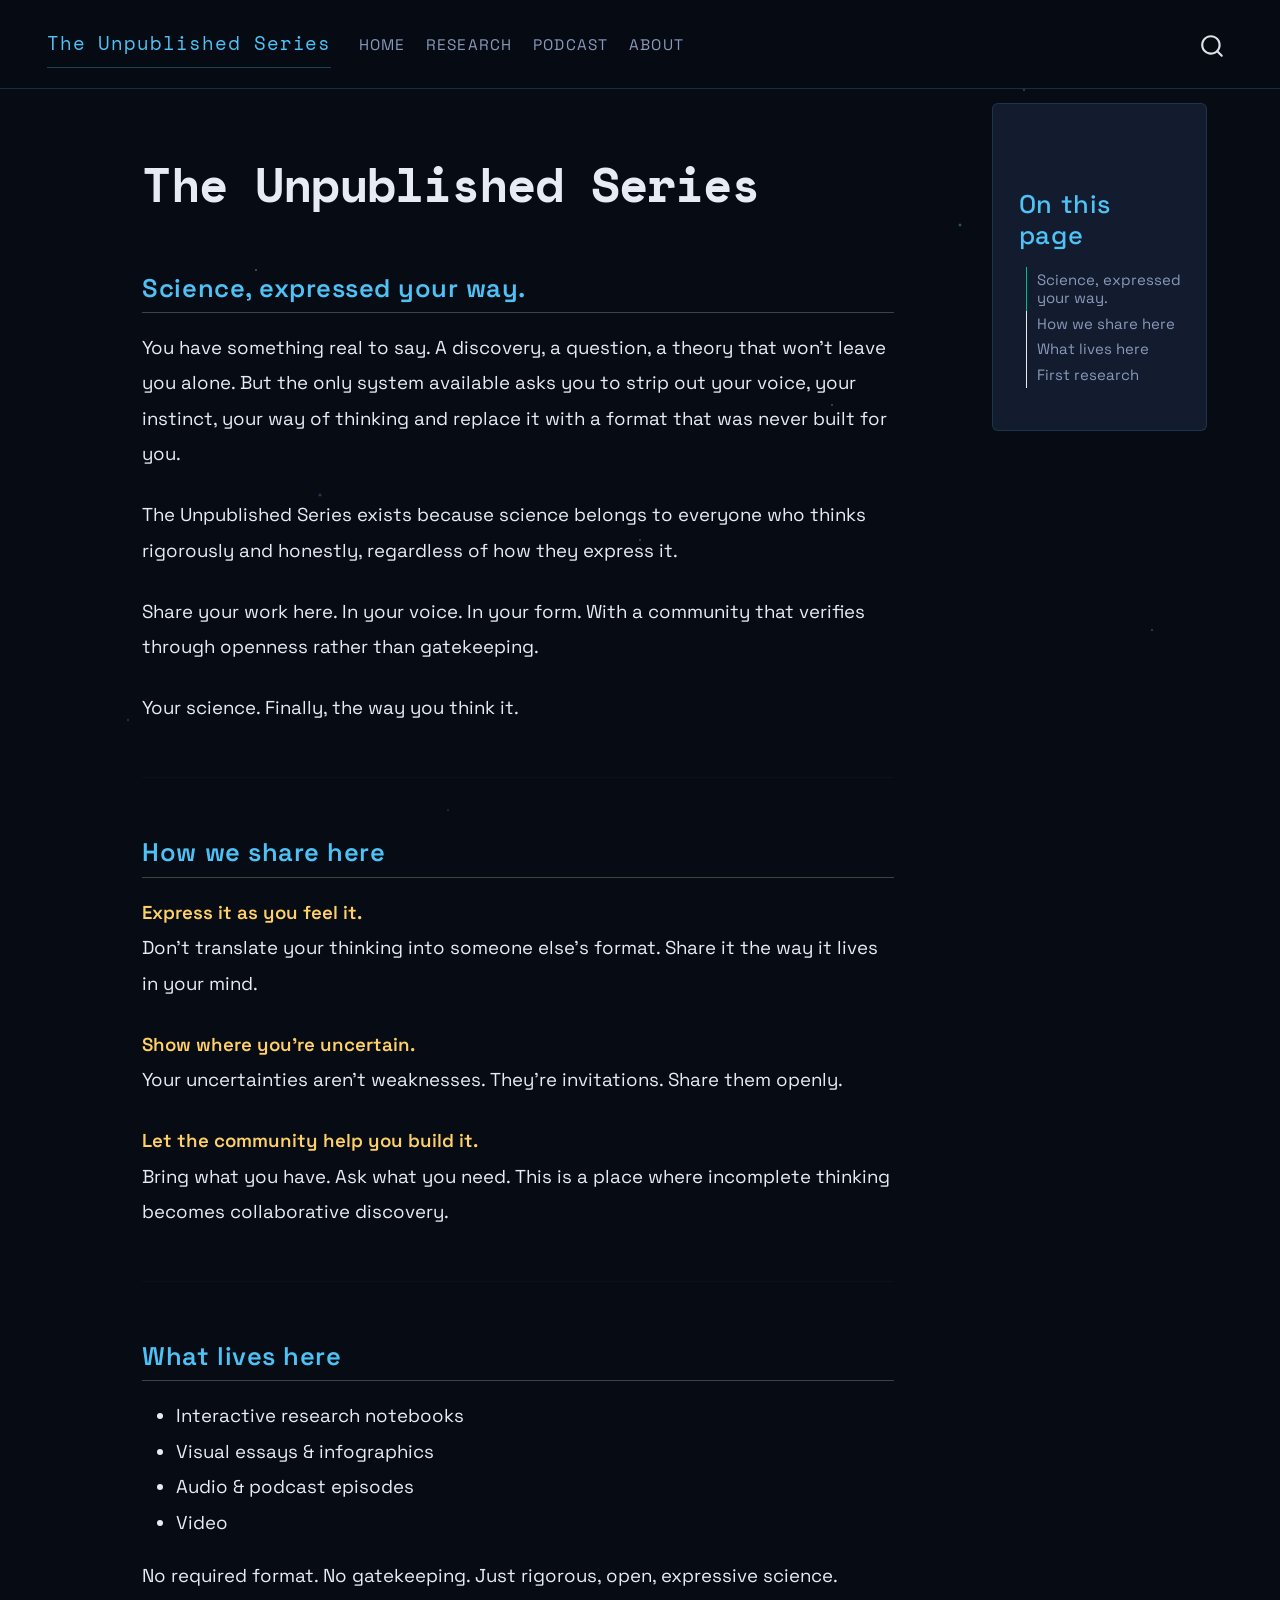
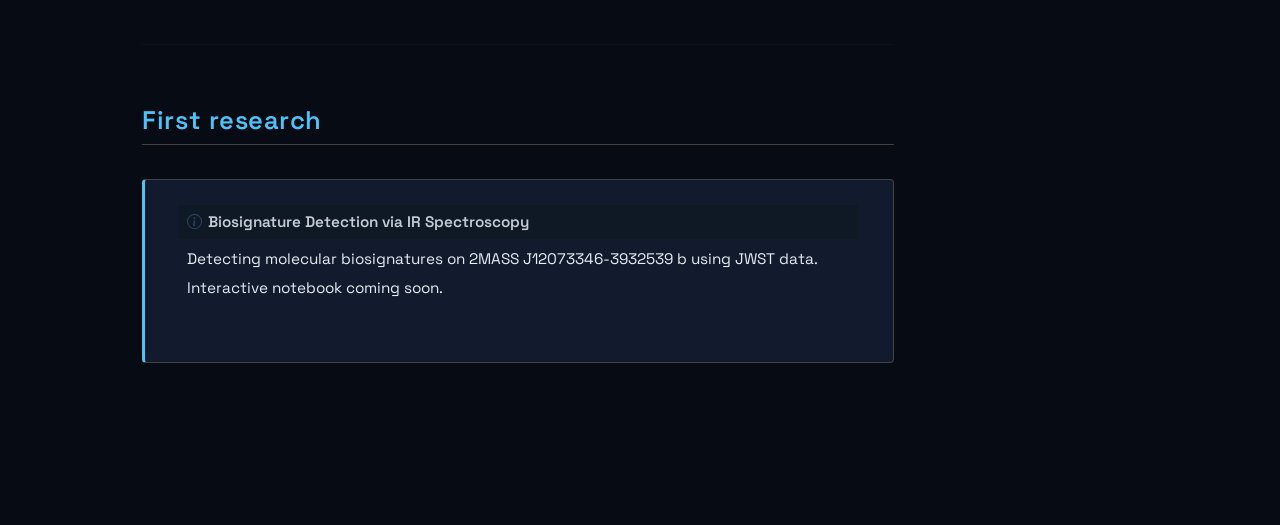
<file: docs/index.html>
<!DOCTYPE html>
<html xmlns="http://www.w3.org/1999/xhtml" lang="en" xml:lang="en"><head>

<meta charset="utf-8">
<meta name="generator" content="quarto-1.9.35">

<meta name="viewport" content="width=device-width, initial-scale=1.0, user-scalable=yes">


<title>The Unpublished Series</title>
<style>
/* Default styles provided by pandoc.
** See https://pandoc.org/MANUAL.html#variables-for-html for config info.
*/
code{white-space: pre-wrap;}
span.smallcaps{font-variant: small-caps;}
div.columns{display: flex; gap: min(4vw, 1.5em);}
div.column{flex: auto; overflow-x: auto;}
div.hanging-indent{margin-left: 1.5em; text-indent: -1.5em;}
ul.task-list{list-style: none;}
ul.task-list li input[type="checkbox"] {
  width: 0.8em;
  margin: 0 0.8em 0.2em -1em; /* quarto-specific, see https://github.com/quarto-dev/quarto-cli/issues/4556 */ 
  vertical-align: middle;
}
</style>


<script src="site_libs/quarto-nav/quarto-nav.js"></script>
<script src="site_libs/quarto-nav/headroom.min.js"></script>
<script src="site_libs/clipboard/clipboard.min.js"></script>
<script src="site_libs/quarto-search/autocomplete.umd.js"></script>
<script src="site_libs/quarto-search/fuse.min.js"></script>
<script src="site_libs/quarto-search/quarto-search.js"></script>
<meta name="quarto:offset" content="./">
<script src="site_libs/quarto-html/quarto.js" type="module"></script>
<script src="site_libs/quarto-html/tabsets/tabsets.js" type="module"></script>
<script src="site_libs/quarto-html/popper.min.js"></script>
<script src="site_libs/quarto-html/tippy.umd.min.js"></script>
<script src="site_libs/quarto-html/anchor.min.js"></script>
<link href="site_libs/quarto-html/tippy.css" rel="stylesheet">
<link href="site_libs/quarto-html/quarto-syntax-highlighting-dark-22b4aaf4c2978829df3684e8f2c068db.css" rel="stylesheet" id="quarto-text-highlighting-styles">
<script src="site_libs/bootstrap/bootstrap.min.js"></script>
<link href="site_libs/bootstrap/bootstrap-icons.css" rel="stylesheet">
<link href="site_libs/bootstrap/bootstrap-00feface57a40fb7a06c8694f9a70c45.min.css" rel="stylesheet" append-hash="true" id="quarto-bootstrap" data-mode="dark">
<script id="quarto-search-options" type="application/json">{
  "location": "navbar",
  "copy-button": false,
  "collapse-after": 3,
  "panel-placement": "end",
  "type": "overlay",
  "limit": 50,
  "keyboard-shortcut": [
    "f",
    "/",
    "s"
  ],
  "show-item-context": false,
  "language": {
    "search-no-results-text": "No results",
    "search-matching-documents-text": "matching documents",
    "search-copy-link-title": "Copy link to search",
    "search-hide-matches-text": "Hide additional matches",
    "search-more-match-text": "more match in this document",
    "search-more-matches-text": "more matches in this document",
    "search-clear-button-title": "Clear",
    "search-text-placeholder": "",
    "search-detached-cancel-button-title": "Cancel",
    "search-submit-button-title": "Submit",
    "search-label": "Search"
  }
}</script>


<link rel="stylesheet" href="styles.css">
</head>

<body class="nav-fixed quarto-light">

<div id="quarto-search-results"></div>
  <header id="quarto-header" class="headroom fixed-top">
    <nav class="navbar navbar-expand-lg " data-bs-theme="dark">
      <div class="navbar-container container-fluid">
      <div class="navbar-brand-container mx-auto">
    <a class="navbar-brand" href="./index.html">
    <span class="navbar-title">The Unpublished Series</span>
    </a>
  </div>
            <div id="quarto-search" class="" title="Search"></div>
          <button class="navbar-toggler" type="button" data-bs-toggle="collapse" data-bs-target="#navbarCollapse" aria-controls="navbarCollapse" role="menu" aria-expanded="false" aria-label="Toggle navigation" onclick="if (window.quartoToggleHeadroom) { window.quartoToggleHeadroom(); }">
  <span class="navbar-toggler-icon"></span>
</button>
          <div class="collapse navbar-collapse" id="navbarCollapse">
            <ul class="navbar-nav navbar-nav-scroll me-auto">
  <li class="nav-item">
    <a class="nav-link active" href="./index.html" aria-current="page"> 
<span class="menu-text">Home</span></a>
  </li>  
  <li class="nav-item">
    <a class="nav-link" href="./research.html"> 
<span class="menu-text">Research</span></a>
  </li>  
  <li class="nav-item">
    <a class="nav-link" href="./podcast.html"> 
<span class="menu-text">Podcast</span></a>
  </li>  
  <li class="nav-item">
    <a class="nav-link" href="./about.html"> 
<span class="menu-text">About</span></a>
  </li>  
</ul>
          </div> <!-- /navcollapse -->
            <div class="quarto-navbar-tools">
</div>
      </div> <!-- /container-fluid -->
    </nav>
</header>
<!-- content -->
<div id="quarto-content" class="quarto-container page-columns page-rows-contents page-layout-full page-navbar">
<!-- sidebar -->
<!-- margin-sidebar -->
    <div id="quarto-margin-sidebar" class="sidebar margin-sidebar">
        <nav id="TOC" role="doc-toc" class="toc-active">
    <h2 id="toc-title">On this page</h2>
   
  <ul>
  <li><a href="#science-expressed-your-way." id="toc-science-expressed-your-way." class="nav-link active" data-scroll-target="#science-expressed-your-way.">Science, expressed your way.</a></li>
  <li><a href="#how-we-share-here" id="toc-how-we-share-here" class="nav-link" data-scroll-target="#how-we-share-here">How we share here</a></li>
  <li><a href="#what-lives-here" id="toc-what-lives-here" class="nav-link" data-scroll-target="#what-lives-here">What lives here</a></li>
  <li><a href="#first-research" id="toc-first-research" class="nav-link" data-scroll-target="#first-research">First research</a></li>
  </ul>
</nav>
    </div>
<!-- main -->
<main class="content column-page-left" id="quarto-document-content">

<header id="title-block-header" class="quarto-title-block default">
<div class="quarto-title">
<h1 class="title">The Unpublished Series</h1>
</div>



<div class="quarto-title-meta column-page-left">

    
  
    
  </div>
  


</header>


<section id="science-expressed-your-way." class="level2">
<h2 class="anchored" data-anchor-id="science-expressed-your-way.">Science, expressed your way.</h2>
<p>You have something real to say. A discovery, a question, a theory that won’t leave you alone. But the only system available asks you to strip out your voice, your instinct, your way of thinking and replace it with a format that was never built for you.</p>
<p>The Unpublished Series exists because science belongs to everyone who thinks rigorously and honestly, regardless of how they express it.</p>
<p>Share your work here. In your voice. In your form. With a community that verifies through openness rather than gatekeeping.</p>
<p>Your science. Finally, the way you think it.</p>
<hr>
</section>
<section id="how-we-share-here" class="level2">
<h2 class="anchored" data-anchor-id="how-we-share-here">How we share here</h2>
<p><strong>Express it as you feel it.</strong><br>
Don’t translate your thinking into someone else’s format. Share it the way it lives in your mind.</p>
<p><strong>Show where you’re uncertain.</strong><br>
Your uncertainties aren’t weaknesses. They’re invitations. Share them openly.</p>
<p><strong>Let the community help you build it.</strong><br>
Bring what you have. Ask what you need. This is a place where incomplete thinking becomes collaborative discovery.</p>
<hr>
</section>
<section id="what-lives-here" class="level2">
<h2 class="anchored" data-anchor-id="what-lives-here">What lives here</h2>
<ul>
<li>Interactive research notebooks</li>
<li>Visual essays &amp; infographics<br>
</li>
<li>Audio &amp; podcast episodes</li>
<li>Video</li>
</ul>
<p>No required format. No gatekeeping. Just rigorous, open, expressive science.</p>
<hr>
</section>
<section id="first-research" class="level2">
<h2 class="anchored" data-anchor-id="first-research">First research</h2>
<div class="callout callout-style-default callout-note callout-titled">
<div class="callout-header d-flex align-content-center">
<div class="callout-icon-container">
<i class="callout-icon"></i>
</div>
<div class="callout-title-container flex-fill">
<span class="screen-reader-only">Note</span>Biosignature Detection via IR Spectroscopy
</div>
</div>
<div class="callout-body-container callout-body">
<p>Detecting molecular biosignatures on 2MASS J12073346-3932539 b using JWST data. Interactive notebook coming soon.</p>
</div>
</div>


</section>

</main> <!-- /main -->
<script id="quarto-html-after-body" type="application/javascript">
  window.document.addEventListener("DOMContentLoaded", function (event) {
    const icon = "";
    const anchorJS = new window.AnchorJS();
    anchorJS.options = {
      placement: 'right',
      icon: icon
    };
    anchorJS.add('.anchored');
    const isCodeAnnotation = (el) => {
      for (const clz of el.classList) {
        if (clz.startsWith('code-annotation-')) {                     
          return true;
        }
      }
      return false;
    }
    const onCopySuccess = function(e) {
      // button target
      const button = e.trigger;
      // don't keep focus
      button.blur();
      // flash "checked"
      button.classList.add('code-copy-button-checked');
      var currentTitle = button.getAttribute("title");
      button.setAttribute("title", "Copied!");
      let tooltip;
      if (window.bootstrap) {
        button.setAttribute("data-bs-toggle", "tooltip");
        button.setAttribute("data-bs-placement", "left");
        button.setAttribute("data-bs-title", "Copied!");
        tooltip = new bootstrap.Tooltip(button, 
          { trigger: "manual", 
            customClass: "code-copy-button-tooltip",
            offset: [0, -8]});
        tooltip.show();    
      }
      setTimeout(function() {
        if (tooltip) {
          tooltip.hide();
          button.removeAttribute("data-bs-title");
          button.removeAttribute("data-bs-toggle");
          button.removeAttribute("data-bs-placement");
        }
        button.setAttribute("title", currentTitle);
        button.classList.remove('code-copy-button-checked');
      }, 1000);
      // clear code selection
      e.clearSelection();
    }
    const getTextToCopy = function(trigger) {
      const outerScaffold = trigger.parentElement.cloneNode(true);
      const codeEl = outerScaffold.querySelector('code');
      for (const childEl of codeEl.children) {
        if (isCodeAnnotation(childEl)) {
          childEl.remove();
        }
      }
      return codeEl.innerText;
    }
    const clipboard = new window.ClipboardJS('.code-copy-button:not([data-in-quarto-modal])', {
      text: getTextToCopy
    });
    clipboard.on('success', onCopySuccess);
    if (window.document.getElementById('quarto-embedded-source-code-modal')) {
      const clipboardModal = new window.ClipboardJS('.code-copy-button[data-in-quarto-modal]', {
        text: getTextToCopy,
        container: window.document.getElementById('quarto-embedded-source-code-modal')
      });
      clipboardModal.on('success', onCopySuccess);
    }
      var localhostRegex = new RegExp(/^(?:http|https):\/\/localhost\:?[0-9]*\//);
      var mailtoRegex = new RegExp(/^mailto:/);
        var filterRegex = new RegExp('/' + window.location.host + '/');
      var isInternal = (href) => {
          return filterRegex.test(href) || localhostRegex.test(href) || mailtoRegex.test(href);
      }
      // Inspect non-navigation links and adorn them if external
     var links = window.document.querySelectorAll('a[href]:not(.nav-link):not(.navbar-brand):not(.toc-action):not(.sidebar-link):not(.sidebar-item-toggle):not(.pagination-link):not(.no-external):not([aria-hidden]):not(.dropdown-item):not(.quarto-navigation-tool):not(.about-link)');
      for (var i=0; i<links.length; i++) {
        const link = links[i];
        if (!isInternal(link.href)) {
          // undo the damage that might have been done by quarto-nav.js in the case of
          // links that we want to consider external
          if (link.dataset.originalHref !== undefined) {
            link.href = link.dataset.originalHref;
          }
        }
      }
    function tippyHover(el, contentFn, onTriggerFn, onUntriggerFn) {
      const config = {
        allowHTML: true,
        maxWidth: 500,
        delay: 100,
        arrow: false,
        appendTo: function(el) {
            return el.parentElement;
        },
        interactive: true,
        interactiveBorder: 10,
        theme: 'quarto',
        placement: 'bottom-start',
      };
      if (contentFn) {
        config.content = contentFn;
      }
      if (onTriggerFn) {
        config.onTrigger = onTriggerFn;
      }
      if (onUntriggerFn) {
        config.onUntrigger = onUntriggerFn;
      }
      window.tippy(el, config); 
    }
    const noterefs = window.document.querySelectorAll('a[role="doc-noteref"]');
    for (var i=0; i<noterefs.length; i++) {
      const ref = noterefs[i];
      tippyHover(ref, function() {
        // use id or data attribute instead here
        let href = ref.getAttribute('data-footnote-href') || ref.getAttribute('href');
        try { href = new URL(href).hash; } catch {}
        const id = href.replace(/^#\/?/, "");
        const note = window.document.getElementById(id);
        if (note) {
          return note.innerHTML;
        } else {
          return "";
        }
      });
    }
    const xrefs = window.document.querySelectorAll('a.quarto-xref');
    const processXRef = (id, note) => {
      // Strip column container classes
      const stripColumnClz = (el) => {
        el.classList.remove("page-full", "page-columns");
        if (el.children) {
          for (const child of el.children) {
            stripColumnClz(child);
          }
        }
      }
      stripColumnClz(note)
      if (id === null || id.startsWith('sec-')) {
        // Special case sections, only their first couple elements
        const container = document.createElement("div");
        if (note.children && note.children.length > 2) {
          container.appendChild(note.children[0].cloneNode(true));
          for (let i = 1; i < note.children.length; i++) {
            const child = note.children[i];
            if (child.tagName === "P" && child.innerText === "") {
              continue;
            } else {
              container.appendChild(child.cloneNode(true));
              break;
            }
          }
          if (window.Quarto?.typesetMath) {
            window.Quarto.typesetMath(container);
          }
          return container.innerHTML
        } else {
          if (window.Quarto?.typesetMath) {
            window.Quarto.typesetMath(note);
          }
          return note.innerHTML;
        }
      } else {
        // Remove any anchor links if they are present
        const anchorLink = note.querySelector('a.anchorjs-link');
        if (anchorLink) {
          anchorLink.remove();
        }
        if (window.Quarto?.typesetMath) {
          window.Quarto.typesetMath(note);
        }
        if (note.classList.contains("callout")) {
          return note.outerHTML;
        } else {
          return note.innerHTML;
        }
      }
    }
    for (var i=0; i<xrefs.length; i++) {
      const xref = xrefs[i];
      tippyHover(xref, undefined, function(instance) {
        instance.disable();
        let url = xref.getAttribute('href');
        let hash = undefined; 
        if (url.startsWith('#')) {
          hash = url;
        } else {
          try { hash = new URL(url).hash; } catch {}
        }
        if (hash) {
          const id = hash.replace(/^#\/?/, "");
          const note = window.document.getElementById(id);
          if (note !== null) {
            try {
              const html = processXRef(id, note.cloneNode(true));
              instance.setContent(html);
            } finally {
              instance.enable();
              instance.show();
            }
          } else {
            // See if we can fetch this
            fetch(url.split('#')[0])
            .then(res => res.text())
            .then(html => {
              const parser = new DOMParser();
              const htmlDoc = parser.parseFromString(html, "text/html");
              const note = htmlDoc.getElementById(id);
              if (note !== null) {
                const html = processXRef(id, note);
                instance.setContent(html);
              } 
            }).finally(() => {
              instance.enable();
              instance.show();
            });
          }
        } else {
          // See if we can fetch a full url (with no hash to target)
          // This is a special case and we should probably do some content thinning / targeting
          fetch(url)
          .then(res => res.text())
          .then(html => {
            const parser = new DOMParser();
            const htmlDoc = parser.parseFromString(html, "text/html");
            const note = htmlDoc.querySelector('main.content');
            if (note !== null) {
              // This should only happen for chapter cross references
              // (since there is no id in the URL)
              // remove the first header
              if (note.children.length > 0 && note.children[0].tagName === "HEADER") {
                note.children[0].remove();
              }
              const html = processXRef(null, note);
              instance.setContent(html);
            } 
          }).finally(() => {
            instance.enable();
            instance.show();
          });
        }
      }, function(instance) {
      });
    }
        let selectedAnnoteEl;
        const selectorForAnnotation = ( cell, annotation) => {
          let cellAttr = 'data-code-cell="' + cell + '"';
          let lineAttr = 'data-code-annotation="' +  annotation + '"';
          const selector = 'span[' + cellAttr + '][' + lineAttr + ']';
          return selector;
        }
        const selectCodeLines = (annoteEl) => {
          const doc = window.document;
          const targetCell = annoteEl.getAttribute("data-target-cell");
          const targetAnnotation = annoteEl.getAttribute("data-target-annotation");
          const annoteSpan = window.document.querySelector(selectorForAnnotation(targetCell, targetAnnotation));
          const lines = annoteSpan.getAttribute("data-code-lines").split(",");
          const lineIds = lines.map((line) => {
            return targetCell + "-" + line;
          })
          let top = null;
          let height = null;
          let parent = null;
          if (lineIds.length > 0) {
              //compute the position of the single el (top and bottom and make a div)
              const el = window.document.getElementById(lineIds[0]);
              top = el.offsetTop;
              height = el.offsetHeight;
              parent = el.parentElement.parentElement;
            if (lineIds.length > 1) {
              const lastEl = window.document.getElementById(lineIds[lineIds.length - 1]);
              const bottom = lastEl.offsetTop + lastEl.offsetHeight;
              height = bottom - top;
            }
            if (top !== null && height !== null && parent !== null) {
              // cook up a div (if necessary) and position it 
              let div = window.document.getElementById("code-annotation-line-highlight");
              if (div === null) {
                div = window.document.createElement("div");
                div.setAttribute("id", "code-annotation-line-highlight");
                div.style.position = 'absolute';
                parent.appendChild(div);
              }
              div.style.top = top - 2 + "px";
              div.style.height = height + 4 + "px";
              div.style.left = 0;
              let gutterDiv = window.document.getElementById("code-annotation-line-highlight-gutter");
              if (gutterDiv === null) {
                gutterDiv = window.document.createElement("div");
                gutterDiv.setAttribute("id", "code-annotation-line-highlight-gutter");
                gutterDiv.style.position = 'absolute';
                const codeCell = window.document.getElementById(targetCell);
                const gutter = codeCell.querySelector('.code-annotation-gutter');
                gutter.appendChild(gutterDiv);
              }
              gutterDiv.style.top = top - 2 + "px";
              gutterDiv.style.height = height + 4 + "px";
            }
            selectedAnnoteEl = annoteEl;
          }
        };
        const unselectCodeLines = () => {
          const elementsIds = ["code-annotation-line-highlight", "code-annotation-line-highlight-gutter"];
          elementsIds.forEach((elId) => {
            const div = window.document.getElementById(elId);
            if (div) {
              div.remove();
            }
          });
          selectedAnnoteEl = undefined;
        };
          // Handle positioning of the toggle
      window.addEventListener(
        "resize",
        throttle(() => {
          elRect = undefined;
          if (selectedAnnoteEl) {
            selectCodeLines(selectedAnnoteEl);
          }
        }, 10)
      );
      function throttle(fn, ms) {
      let throttle = false;
      let timer;
        return (...args) => {
          if(!throttle) { // first call gets through
              fn.apply(this, args);
              throttle = true;
          } else { // all the others get throttled
              if(timer) clearTimeout(timer); // cancel #2
              timer = setTimeout(() => {
                fn.apply(this, args);
                timer = throttle = false;
              }, ms);
          }
        };
      }
        // Attach click handler to the DT
        const annoteDls = window.document.querySelectorAll('dt[data-target-cell]');
        for (const annoteDlNode of annoteDls) {
          annoteDlNode.addEventListener('click', (event) => {
            const clickedEl = event.target;
            if (clickedEl !== selectedAnnoteEl) {
              unselectCodeLines();
              const activeEl = window.document.querySelector('dt[data-target-cell].code-annotation-active');
              if (activeEl) {
                activeEl.classList.remove('code-annotation-active');
              }
              selectCodeLines(clickedEl);
              clickedEl.classList.add('code-annotation-active');
            } else {
              // Unselect the line
              unselectCodeLines();
              clickedEl.classList.remove('code-annotation-active');
            }
          });
        }
    const findCites = (el) => {
      const parentEl = el.parentElement;
      if (parentEl) {
        const cites = parentEl.dataset.cites;
        if (cites) {
          return {
            el,
            cites: cites.split(' ')
          };
        } else {
          return findCites(el.parentElement)
        }
      } else {
        return undefined;
      }
    };
    var bibliorefs = window.document.querySelectorAll('a[role="doc-biblioref"]');
    for (var i=0; i<bibliorefs.length; i++) {
      const ref = bibliorefs[i];
      const citeInfo = findCites(ref);
      if (citeInfo) {
        tippyHover(citeInfo.el, function() {
          var popup = window.document.createElement('div');
          citeInfo.cites.forEach(function(cite) {
            var citeDiv = window.document.createElement('div');
            citeDiv.classList.add('hanging-indent');
            citeDiv.classList.add('csl-entry');
            var biblioDiv = window.document.getElementById('ref-' + cite);
            if (biblioDiv) {
              citeDiv.innerHTML = biblioDiv.innerHTML;
            }
            popup.appendChild(citeDiv);
          });
          return popup.innerHTML;
        });
      }
    }
  });
  </script>
</div> <!-- /content -->




</body></html>
</file>
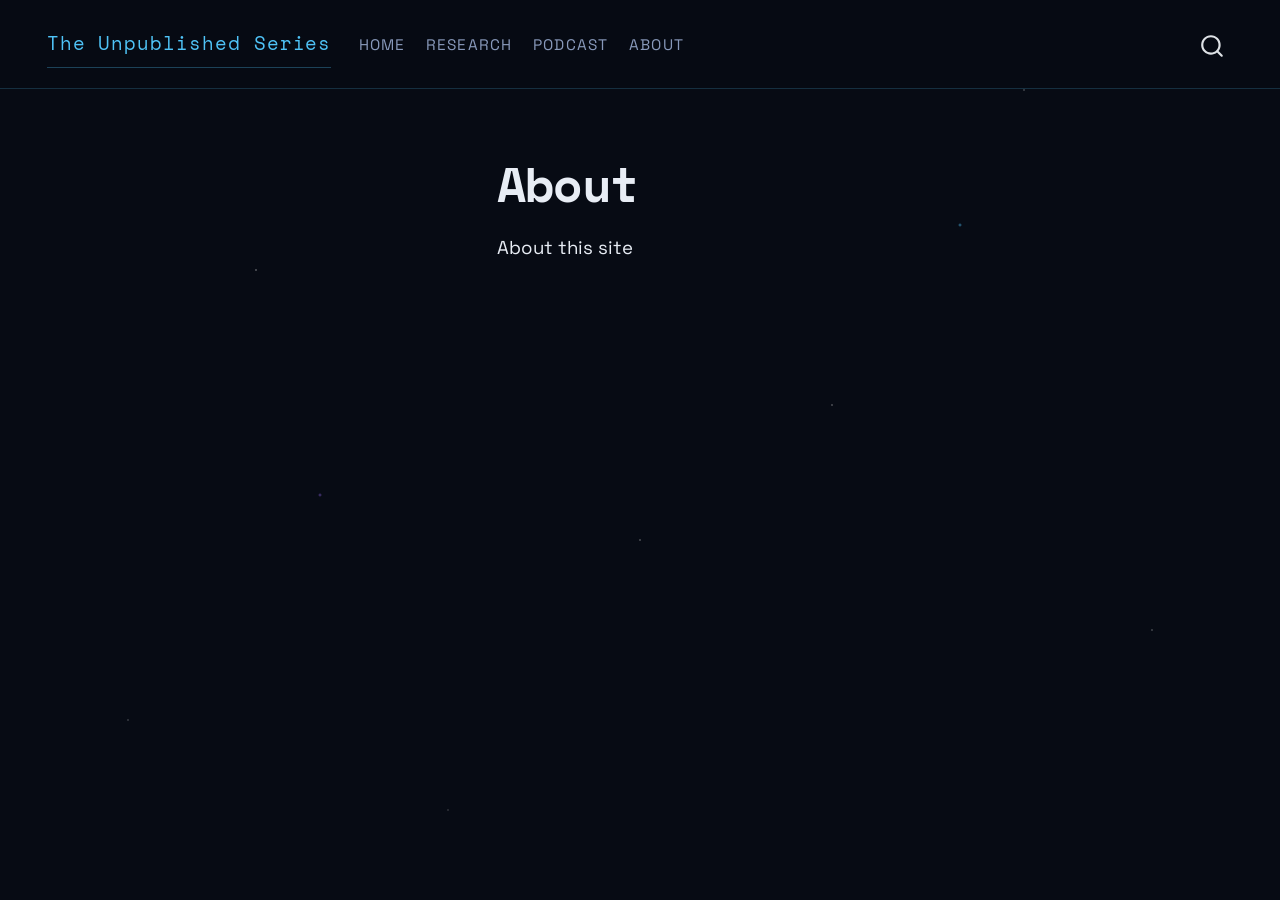
<file: docs/about.html>
<!DOCTYPE html>
<html xmlns="http://www.w3.org/1999/xhtml" lang="en" xml:lang="en"><head>

<meta charset="utf-8">
<meta name="generator" content="quarto-1.9.35">

<meta name="viewport" content="width=device-width, initial-scale=1.0, user-scalable=yes">


<title>About – The Unpublished Series</title>
<style>
/* Default styles provided by pandoc.
** See https://pandoc.org/MANUAL.html#variables-for-html for config info.
*/
code{white-space: pre-wrap;}
span.smallcaps{font-variant: small-caps;}
div.columns{display: flex; gap: min(4vw, 1.5em);}
div.column{flex: auto; overflow-x: auto;}
div.hanging-indent{margin-left: 1.5em; text-indent: -1.5em;}
ul.task-list{list-style: none;}
ul.task-list li input[type="checkbox"] {
  width: 0.8em;
  margin: 0 0.8em 0.2em -1em; /* quarto-specific, see https://github.com/quarto-dev/quarto-cli/issues/4556 */ 
  vertical-align: middle;
}
</style>


<script src="site_libs/quarto-nav/quarto-nav.js"></script>
<script src="site_libs/quarto-nav/headroom.min.js"></script>
<script src="site_libs/clipboard/clipboard.min.js"></script>
<script src="site_libs/quarto-search/autocomplete.umd.js"></script>
<script src="site_libs/quarto-search/fuse.min.js"></script>
<script src="site_libs/quarto-search/quarto-search.js"></script>
<meta name="quarto:offset" content="./">
<script src="site_libs/quarto-html/quarto.js" type="module"></script>
<script src="site_libs/quarto-html/tabsets/tabsets.js" type="module"></script>
<script src="site_libs/quarto-html/popper.min.js"></script>
<script src="site_libs/quarto-html/tippy.umd.min.js"></script>
<script src="site_libs/quarto-html/anchor.min.js"></script>
<link href="site_libs/quarto-html/tippy.css" rel="stylesheet">
<link href="site_libs/quarto-html/quarto-syntax-highlighting-dark-22b4aaf4c2978829df3684e8f2c068db.css" rel="stylesheet" id="quarto-text-highlighting-styles">
<script src="site_libs/bootstrap/bootstrap.min.js"></script>
<link href="site_libs/bootstrap/bootstrap-icons.css" rel="stylesheet">
<link href="site_libs/bootstrap/bootstrap-00feface57a40fb7a06c8694f9a70c45.min.css" rel="stylesheet" append-hash="true" id="quarto-bootstrap" data-mode="dark">
<script id="quarto-search-options" type="application/json">{
  "location": "navbar",
  "copy-button": false,
  "collapse-after": 3,
  "panel-placement": "end",
  "type": "overlay",
  "limit": 50,
  "keyboard-shortcut": [
    "f",
    "/",
    "s"
  ],
  "show-item-context": false,
  "language": {
    "search-no-results-text": "No results",
    "search-matching-documents-text": "matching documents",
    "search-copy-link-title": "Copy link to search",
    "search-hide-matches-text": "Hide additional matches",
    "search-more-match-text": "more match in this document",
    "search-more-matches-text": "more matches in this document",
    "search-clear-button-title": "Clear",
    "search-text-placeholder": "",
    "search-detached-cancel-button-title": "Cancel",
    "search-submit-button-title": "Submit",
    "search-label": "Search"
  }
}</script>


<link rel="stylesheet" href="styles.css">
</head>

<body class="nav-fixed quarto-light">

<div id="quarto-search-results"></div>
  <header id="quarto-header" class="headroom fixed-top">
    <nav class="navbar navbar-expand-lg " data-bs-theme="dark">
      <div class="navbar-container container-fluid">
      <div class="navbar-brand-container mx-auto">
    <a class="navbar-brand" href="./index.html">
    <span class="navbar-title">The Unpublished Series</span>
    </a>
  </div>
            <div id="quarto-search" class="" title="Search"></div>
          <button class="navbar-toggler" type="button" data-bs-toggle="collapse" data-bs-target="#navbarCollapse" aria-controls="navbarCollapse" role="menu" aria-expanded="false" aria-label="Toggle navigation" onclick="if (window.quartoToggleHeadroom) { window.quartoToggleHeadroom(); }">
  <span class="navbar-toggler-icon"></span>
</button>
          <div class="collapse navbar-collapse" id="navbarCollapse">
            <ul class="navbar-nav navbar-nav-scroll me-auto">
  <li class="nav-item">
    <a class="nav-link" href="./index.html"> 
<span class="menu-text">Home</span></a>
  </li>  
  <li class="nav-item">
    <a class="nav-link" href="./research.html"> 
<span class="menu-text">Research</span></a>
  </li>  
  <li class="nav-item">
    <a class="nav-link" href="./podcast.html"> 
<span class="menu-text">Podcast</span></a>
  </li>  
  <li class="nav-item">
    <a class="nav-link active" href="./about.html" aria-current="page"> 
<span class="menu-text">About</span></a>
  </li>  
</ul>
          </div> <!-- /navcollapse -->
            <div class="quarto-navbar-tools">
</div>
      </div> <!-- /container-fluid -->
    </nav>
</header>
<!-- content -->
<div id="quarto-content" class="quarto-container page-columns page-rows-contents page-layout-article page-navbar">
<!-- sidebar -->
<!-- margin-sidebar -->
    <div id="quarto-margin-sidebar" class="sidebar margin-sidebar zindex-bottom">
        
    </div>
<!-- main -->
<main class="content" id="quarto-document-content">

<header id="title-block-header" class="quarto-title-block default">
<div class="quarto-title">
<h1 class="title">About</h1>
</div>



<div class="quarto-title-meta">

    
  
    
  </div>
  


</header>


<p>About this site</p>



</main> <!-- /main -->
<script id="quarto-html-after-body" type="application/javascript">
  window.document.addEventListener("DOMContentLoaded", function (event) {
    const icon = "";
    const anchorJS = new window.AnchorJS();
    anchorJS.options = {
      placement: 'right',
      icon: icon
    };
    anchorJS.add('.anchored');
    const isCodeAnnotation = (el) => {
      for (const clz of el.classList) {
        if (clz.startsWith('code-annotation-')) {                     
          return true;
        }
      }
      return false;
    }
    const onCopySuccess = function(e) {
      // button target
      const button = e.trigger;
      // don't keep focus
      button.blur();
      // flash "checked"
      button.classList.add('code-copy-button-checked');
      var currentTitle = button.getAttribute("title");
      button.setAttribute("title", "Copied!");
      let tooltip;
      if (window.bootstrap) {
        button.setAttribute("data-bs-toggle", "tooltip");
        button.setAttribute("data-bs-placement", "left");
        button.setAttribute("data-bs-title", "Copied!");
        tooltip = new bootstrap.Tooltip(button, 
          { trigger: "manual", 
            customClass: "code-copy-button-tooltip",
            offset: [0, -8]});
        tooltip.show();    
      }
      setTimeout(function() {
        if (tooltip) {
          tooltip.hide();
          button.removeAttribute("data-bs-title");
          button.removeAttribute("data-bs-toggle");
          button.removeAttribute("data-bs-placement");
        }
        button.setAttribute("title", currentTitle);
        button.classList.remove('code-copy-button-checked');
      }, 1000);
      // clear code selection
      e.clearSelection();
    }
    const getTextToCopy = function(trigger) {
      const outerScaffold = trigger.parentElement.cloneNode(true);
      const codeEl = outerScaffold.querySelector('code');
      for (const childEl of codeEl.children) {
        if (isCodeAnnotation(childEl)) {
          childEl.remove();
        }
      }
      return codeEl.innerText;
    }
    const clipboard = new window.ClipboardJS('.code-copy-button:not([data-in-quarto-modal])', {
      text: getTextToCopy
    });
    clipboard.on('success', onCopySuccess);
    if (window.document.getElementById('quarto-embedded-source-code-modal')) {
      const clipboardModal = new window.ClipboardJS('.code-copy-button[data-in-quarto-modal]', {
        text: getTextToCopy,
        container: window.document.getElementById('quarto-embedded-source-code-modal')
      });
      clipboardModal.on('success', onCopySuccess);
    }
      var localhostRegex = new RegExp(/^(?:http|https):\/\/localhost\:?[0-9]*\//);
      var mailtoRegex = new RegExp(/^mailto:/);
        var filterRegex = new RegExp('/' + window.location.host + '/');
      var isInternal = (href) => {
          return filterRegex.test(href) || localhostRegex.test(href) || mailtoRegex.test(href);
      }
      // Inspect non-navigation links and adorn them if external
     var links = window.document.querySelectorAll('a[href]:not(.nav-link):not(.navbar-brand):not(.toc-action):not(.sidebar-link):not(.sidebar-item-toggle):not(.pagination-link):not(.no-external):not([aria-hidden]):not(.dropdown-item):not(.quarto-navigation-tool):not(.about-link)');
      for (var i=0; i<links.length; i++) {
        const link = links[i];
        if (!isInternal(link.href)) {
          // undo the damage that might have been done by quarto-nav.js in the case of
          // links that we want to consider external
          if (link.dataset.originalHref !== undefined) {
            link.href = link.dataset.originalHref;
          }
        }
      }
    function tippyHover(el, contentFn, onTriggerFn, onUntriggerFn) {
      const config = {
        allowHTML: true,
        maxWidth: 500,
        delay: 100,
        arrow: false,
        appendTo: function(el) {
            return el.parentElement;
        },
        interactive: true,
        interactiveBorder: 10,
        theme: 'quarto',
        placement: 'bottom-start',
      };
      if (contentFn) {
        config.content = contentFn;
      }
      if (onTriggerFn) {
        config.onTrigger = onTriggerFn;
      }
      if (onUntriggerFn) {
        config.onUntrigger = onUntriggerFn;
      }
      window.tippy(el, config); 
    }
    const noterefs = window.document.querySelectorAll('a[role="doc-noteref"]');
    for (var i=0; i<noterefs.length; i++) {
      const ref = noterefs[i];
      tippyHover(ref, function() {
        // use id or data attribute instead here
        let href = ref.getAttribute('data-footnote-href') || ref.getAttribute('href');
        try { href = new URL(href).hash; } catch {}
        const id = href.replace(/^#\/?/, "");
        const note = window.document.getElementById(id);
        if (note) {
          return note.innerHTML;
        } else {
          return "";
        }
      });
    }
    const xrefs = window.document.querySelectorAll('a.quarto-xref');
    const processXRef = (id, note) => {
      // Strip column container classes
      const stripColumnClz = (el) => {
        el.classList.remove("page-full", "page-columns");
        if (el.children) {
          for (const child of el.children) {
            stripColumnClz(child);
          }
        }
      }
      stripColumnClz(note)
      if (id === null || id.startsWith('sec-')) {
        // Special case sections, only their first couple elements
        const container = document.createElement("div");
        if (note.children && note.children.length > 2) {
          container.appendChild(note.children[0].cloneNode(true));
          for (let i = 1; i < note.children.length; i++) {
            const child = note.children[i];
            if (child.tagName === "P" && child.innerText === "") {
              continue;
            } else {
              container.appendChild(child.cloneNode(true));
              break;
            }
          }
          if (window.Quarto?.typesetMath) {
            window.Quarto.typesetMath(container);
          }
          return container.innerHTML
        } else {
          if (window.Quarto?.typesetMath) {
            window.Quarto.typesetMath(note);
          }
          return note.innerHTML;
        }
      } else {
        // Remove any anchor links if they are present
        const anchorLink = note.querySelector('a.anchorjs-link');
        if (anchorLink) {
          anchorLink.remove();
        }
        if (window.Quarto?.typesetMath) {
          window.Quarto.typesetMath(note);
        }
        if (note.classList.contains("callout")) {
          return note.outerHTML;
        } else {
          return note.innerHTML;
        }
      }
    }
    for (var i=0; i<xrefs.length; i++) {
      const xref = xrefs[i];
      tippyHover(xref, undefined, function(instance) {
        instance.disable();
        let url = xref.getAttribute('href');
        let hash = undefined; 
        if (url.startsWith('#')) {
          hash = url;
        } else {
          try { hash = new URL(url).hash; } catch {}
        }
        if (hash) {
          const id = hash.replace(/^#\/?/, "");
          const note = window.document.getElementById(id);
          if (note !== null) {
            try {
              const html = processXRef(id, note.cloneNode(true));
              instance.setContent(html);
            } finally {
              instance.enable();
              instance.show();
            }
          } else {
            // See if we can fetch this
            fetch(url.split('#')[0])
            .then(res => res.text())
            .then(html => {
              const parser = new DOMParser();
              const htmlDoc = parser.parseFromString(html, "text/html");
              const note = htmlDoc.getElementById(id);
              if (note !== null) {
                const html = processXRef(id, note);
                instance.setContent(html);
              } 
            }).finally(() => {
              instance.enable();
              instance.show();
            });
          }
        } else {
          // See if we can fetch a full url (with no hash to target)
          // This is a special case and we should probably do some content thinning / targeting
          fetch(url)
          .then(res => res.text())
          .then(html => {
            const parser = new DOMParser();
            const htmlDoc = parser.parseFromString(html, "text/html");
            const note = htmlDoc.querySelector('main.content');
            if (note !== null) {
              // This should only happen for chapter cross references
              // (since there is no id in the URL)
              // remove the first header
              if (note.children.length > 0 && note.children[0].tagName === "HEADER") {
                note.children[0].remove();
              }
              const html = processXRef(null, note);
              instance.setContent(html);
            } 
          }).finally(() => {
            instance.enable();
            instance.show();
          });
        }
      }, function(instance) {
      });
    }
        let selectedAnnoteEl;
        const selectorForAnnotation = ( cell, annotation) => {
          let cellAttr = 'data-code-cell="' + cell + '"';
          let lineAttr = 'data-code-annotation="' +  annotation + '"';
          const selector = 'span[' + cellAttr + '][' + lineAttr + ']';
          return selector;
        }
        const selectCodeLines = (annoteEl) => {
          const doc = window.document;
          const targetCell = annoteEl.getAttribute("data-target-cell");
          const targetAnnotation = annoteEl.getAttribute("data-target-annotation");
          const annoteSpan = window.document.querySelector(selectorForAnnotation(targetCell, targetAnnotation));
          const lines = annoteSpan.getAttribute("data-code-lines").split(",");
          const lineIds = lines.map((line) => {
            return targetCell + "-" + line;
          })
          let top = null;
          let height = null;
          let parent = null;
          if (lineIds.length > 0) {
              //compute the position of the single el (top and bottom and make a div)
              const el = window.document.getElementById(lineIds[0]);
              top = el.offsetTop;
              height = el.offsetHeight;
              parent = el.parentElement.parentElement;
            if (lineIds.length > 1) {
              const lastEl = window.document.getElementById(lineIds[lineIds.length - 1]);
              const bottom = lastEl.offsetTop + lastEl.offsetHeight;
              height = bottom - top;
            }
            if (top !== null && height !== null && parent !== null) {
              // cook up a div (if necessary) and position it 
              let div = window.document.getElementById("code-annotation-line-highlight");
              if (div === null) {
                div = window.document.createElement("div");
                div.setAttribute("id", "code-annotation-line-highlight");
                div.style.position = 'absolute';
                parent.appendChild(div);
              }
              div.style.top = top - 2 + "px";
              div.style.height = height + 4 + "px";
              div.style.left = 0;
              let gutterDiv = window.document.getElementById("code-annotation-line-highlight-gutter");
              if (gutterDiv === null) {
                gutterDiv = window.document.createElement("div");
                gutterDiv.setAttribute("id", "code-annotation-line-highlight-gutter");
                gutterDiv.style.position = 'absolute';
                const codeCell = window.document.getElementById(targetCell);
                const gutter = codeCell.querySelector('.code-annotation-gutter');
                gutter.appendChild(gutterDiv);
              }
              gutterDiv.style.top = top - 2 + "px";
              gutterDiv.style.height = height + 4 + "px";
            }
            selectedAnnoteEl = annoteEl;
          }
        };
        const unselectCodeLines = () => {
          const elementsIds = ["code-annotation-line-highlight", "code-annotation-line-highlight-gutter"];
          elementsIds.forEach((elId) => {
            const div = window.document.getElementById(elId);
            if (div) {
              div.remove();
            }
          });
          selectedAnnoteEl = undefined;
        };
          // Handle positioning of the toggle
      window.addEventListener(
        "resize",
        throttle(() => {
          elRect = undefined;
          if (selectedAnnoteEl) {
            selectCodeLines(selectedAnnoteEl);
          }
        }, 10)
      );
      function throttle(fn, ms) {
      let throttle = false;
      let timer;
        return (...args) => {
          if(!throttle) { // first call gets through
              fn.apply(this, args);
              throttle = true;
          } else { // all the others get throttled
              if(timer) clearTimeout(timer); // cancel #2
              timer = setTimeout(() => {
                fn.apply(this, args);
                timer = throttle = false;
              }, ms);
          }
        };
      }
        // Attach click handler to the DT
        const annoteDls = window.document.querySelectorAll('dt[data-target-cell]');
        for (const annoteDlNode of annoteDls) {
          annoteDlNode.addEventListener('click', (event) => {
            const clickedEl = event.target;
            if (clickedEl !== selectedAnnoteEl) {
              unselectCodeLines();
              const activeEl = window.document.querySelector('dt[data-target-cell].code-annotation-active');
              if (activeEl) {
                activeEl.classList.remove('code-annotation-active');
              }
              selectCodeLines(clickedEl);
              clickedEl.classList.add('code-annotation-active');
            } else {
              // Unselect the line
              unselectCodeLines();
              clickedEl.classList.remove('code-annotation-active');
            }
          });
        }
    const findCites = (el) => {
      const parentEl = el.parentElement;
      if (parentEl) {
        const cites = parentEl.dataset.cites;
        if (cites) {
          return {
            el,
            cites: cites.split(' ')
          };
        } else {
          return findCites(el.parentElement)
        }
      } else {
        return undefined;
      }
    };
    var bibliorefs = window.document.querySelectorAll('a[role="doc-biblioref"]');
    for (var i=0; i<bibliorefs.length; i++) {
      const ref = bibliorefs[i];
      const citeInfo = findCites(ref);
      if (citeInfo) {
        tippyHover(citeInfo.el, function() {
          var popup = window.document.createElement('div');
          citeInfo.cites.forEach(function(cite) {
            var citeDiv = window.document.createElement('div');
            citeDiv.classList.add('hanging-indent');
            citeDiv.classList.add('csl-entry');
            var biblioDiv = window.document.getElementById('ref-' + cite);
            if (biblioDiv) {
              citeDiv.innerHTML = biblioDiv.innerHTML;
            }
            popup.appendChild(citeDiv);
          });
          return popup.innerHTML;
        });
      }
    }
  });
  </script>
</div> <!-- /content -->




</body></html>
</file>
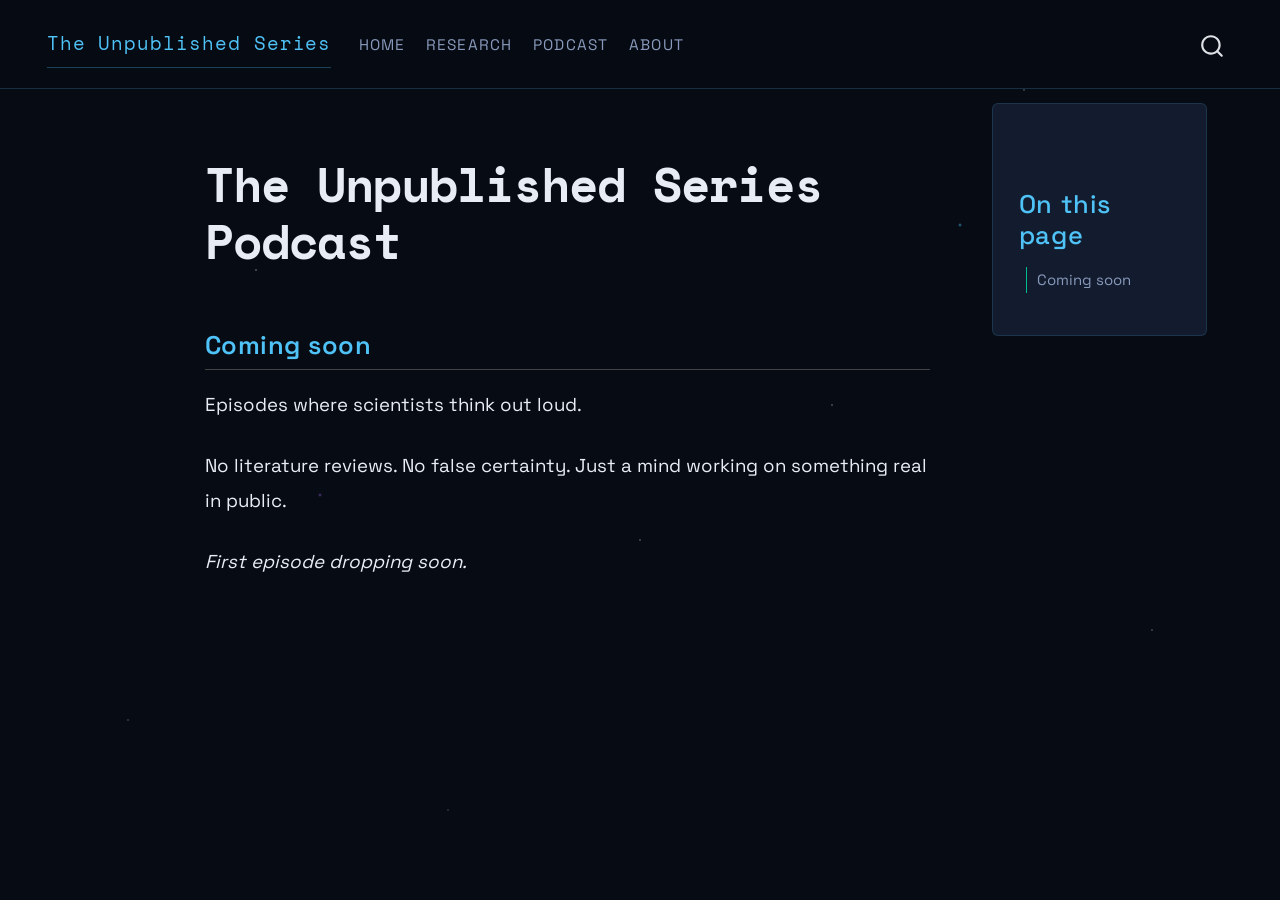
<file: docs/podcast.html>
<!DOCTYPE html>
<html xmlns="http://www.w3.org/1999/xhtml" lang="en" xml:lang="en"><head>

<meta charset="utf-8">
<meta name="generator" content="quarto-1.9.35">

<meta name="viewport" content="width=device-width, initial-scale=1.0, user-scalable=yes">


<title>The Unpublished Series Podcast – The Unpublished Series</title>
<style>
/* Default styles provided by pandoc.
** See https://pandoc.org/MANUAL.html#variables-for-html for config info.
*/
code{white-space: pre-wrap;}
span.smallcaps{font-variant: small-caps;}
div.columns{display: flex; gap: min(4vw, 1.5em);}
div.column{flex: auto; overflow-x: auto;}
div.hanging-indent{margin-left: 1.5em; text-indent: -1.5em;}
ul.task-list{list-style: none;}
ul.task-list li input[type="checkbox"] {
  width: 0.8em;
  margin: 0 0.8em 0.2em -1em; /* quarto-specific, see https://github.com/quarto-dev/quarto-cli/issues/4556 */ 
  vertical-align: middle;
}
</style>


<script src="site_libs/quarto-nav/quarto-nav.js"></script>
<script src="site_libs/quarto-nav/headroom.min.js"></script>
<script src="site_libs/clipboard/clipboard.min.js"></script>
<script src="site_libs/quarto-search/autocomplete.umd.js"></script>
<script src="site_libs/quarto-search/fuse.min.js"></script>
<script src="site_libs/quarto-search/quarto-search.js"></script>
<meta name="quarto:offset" content="./">
<script src="site_libs/quarto-html/quarto.js" type="module"></script>
<script src="site_libs/quarto-html/tabsets/tabsets.js" type="module"></script>
<script src="site_libs/quarto-html/popper.min.js"></script>
<script src="site_libs/quarto-html/tippy.umd.min.js"></script>
<script src="site_libs/quarto-html/anchor.min.js"></script>
<link href="site_libs/quarto-html/tippy.css" rel="stylesheet">
<link href="site_libs/quarto-html/quarto-syntax-highlighting-dark-22b4aaf4c2978829df3684e8f2c068db.css" rel="stylesheet" id="quarto-text-highlighting-styles">
<script src="site_libs/bootstrap/bootstrap.min.js"></script>
<link href="site_libs/bootstrap/bootstrap-icons.css" rel="stylesheet">
<link href="site_libs/bootstrap/bootstrap-00feface57a40fb7a06c8694f9a70c45.min.css" rel="stylesheet" append-hash="true" id="quarto-bootstrap" data-mode="dark">
<script id="quarto-search-options" type="application/json">{
  "location": "navbar",
  "copy-button": false,
  "collapse-after": 3,
  "panel-placement": "end",
  "type": "overlay",
  "limit": 50,
  "keyboard-shortcut": [
    "f",
    "/",
    "s"
  ],
  "show-item-context": false,
  "language": {
    "search-no-results-text": "No results",
    "search-matching-documents-text": "matching documents",
    "search-copy-link-title": "Copy link to search",
    "search-hide-matches-text": "Hide additional matches",
    "search-more-match-text": "more match in this document",
    "search-more-matches-text": "more matches in this document",
    "search-clear-button-title": "Clear",
    "search-text-placeholder": "",
    "search-detached-cancel-button-title": "Cancel",
    "search-submit-button-title": "Submit",
    "search-label": "Search"
  }
}</script>


<link rel="stylesheet" href="styles.css">
</head>

<body class="nav-fixed quarto-light">

<div id="quarto-search-results"></div>
  <header id="quarto-header" class="headroom fixed-top">
    <nav class="navbar navbar-expand-lg " data-bs-theme="dark">
      <div class="navbar-container container-fluid">
      <div class="navbar-brand-container mx-auto">
    <a class="navbar-brand" href="./index.html">
    <span class="navbar-title">The Unpublished Series</span>
    </a>
  </div>
            <div id="quarto-search" class="" title="Search"></div>
          <button class="navbar-toggler" type="button" data-bs-toggle="collapse" data-bs-target="#navbarCollapse" aria-controls="navbarCollapse" role="menu" aria-expanded="false" aria-label="Toggle navigation" onclick="if (window.quartoToggleHeadroom) { window.quartoToggleHeadroom(); }">
  <span class="navbar-toggler-icon"></span>
</button>
          <div class="collapse navbar-collapse" id="navbarCollapse">
            <ul class="navbar-nav navbar-nav-scroll me-auto">
  <li class="nav-item">
    <a class="nav-link" href="./index.html"> 
<span class="menu-text">Home</span></a>
  </li>  
  <li class="nav-item">
    <a class="nav-link" href="./research.html"> 
<span class="menu-text">Research</span></a>
  </li>  
  <li class="nav-item">
    <a class="nav-link active" href="./podcast.html" aria-current="page"> 
<span class="menu-text">Podcast</span></a>
  </li>  
  <li class="nav-item">
    <a class="nav-link" href="./about.html"> 
<span class="menu-text">About</span></a>
  </li>  
</ul>
          </div> <!-- /navcollapse -->
            <div class="quarto-navbar-tools">
</div>
      </div> <!-- /container-fluid -->
    </nav>
</header>
<!-- content -->
<div id="quarto-content" class="quarto-container page-columns page-rows-contents page-layout-article page-navbar">
<!-- sidebar -->
<!-- margin-sidebar -->
    <div id="quarto-margin-sidebar" class="sidebar margin-sidebar">
        <nav id="TOC" role="doc-toc" class="toc-active">
    <h2 id="toc-title">On this page</h2>
   
  <ul>
  <li><a href="#coming-soon" id="toc-coming-soon" class="nav-link active" data-scroll-target="#coming-soon">Coming soon</a></li>
  </ul>
</nav>
    </div>
<!-- main -->
<main class="content" id="quarto-document-content">

<header id="title-block-header" class="quarto-title-block default">
<div class="quarto-title">
<h1 class="title">The Unpublished Series Podcast</h1>
</div>



<div class="quarto-title-meta">

    
  
    
  </div>
  


</header>


<section id="coming-soon" class="level2">
<h2 class="anchored" data-anchor-id="coming-soon">Coming soon</h2>
<p>Episodes where scientists think out loud.</p>
<p>No literature reviews. No false certainty. Just a mind working on something real in public.</p>
<p><em>First episode dropping soon.</em></p>


</section>

</main> <!-- /main -->
<script id="quarto-html-after-body" type="application/javascript">
  window.document.addEventListener("DOMContentLoaded", function (event) {
    const icon = "";
    const anchorJS = new window.AnchorJS();
    anchorJS.options = {
      placement: 'right',
      icon: icon
    };
    anchorJS.add('.anchored');
    const isCodeAnnotation = (el) => {
      for (const clz of el.classList) {
        if (clz.startsWith('code-annotation-')) {                     
          return true;
        }
      }
      return false;
    }
    const onCopySuccess = function(e) {
      // button target
      const button = e.trigger;
      // don't keep focus
      button.blur();
      // flash "checked"
      button.classList.add('code-copy-button-checked');
      var currentTitle = button.getAttribute("title");
      button.setAttribute("title", "Copied!");
      let tooltip;
      if (window.bootstrap) {
        button.setAttribute("data-bs-toggle", "tooltip");
        button.setAttribute("data-bs-placement", "left");
        button.setAttribute("data-bs-title", "Copied!");
        tooltip = new bootstrap.Tooltip(button, 
          { trigger: "manual", 
            customClass: "code-copy-button-tooltip",
            offset: [0, -8]});
        tooltip.show();    
      }
      setTimeout(function() {
        if (tooltip) {
          tooltip.hide();
          button.removeAttribute("data-bs-title");
          button.removeAttribute("data-bs-toggle");
          button.removeAttribute("data-bs-placement");
        }
        button.setAttribute("title", currentTitle);
        button.classList.remove('code-copy-button-checked');
      }, 1000);
      // clear code selection
      e.clearSelection();
    }
    const getTextToCopy = function(trigger) {
      const outerScaffold = trigger.parentElement.cloneNode(true);
      const codeEl = outerScaffold.querySelector('code');
      for (const childEl of codeEl.children) {
        if (isCodeAnnotation(childEl)) {
          childEl.remove();
        }
      }
      return codeEl.innerText;
    }
    const clipboard = new window.ClipboardJS('.code-copy-button:not([data-in-quarto-modal])', {
      text: getTextToCopy
    });
    clipboard.on('success', onCopySuccess);
    if (window.document.getElementById('quarto-embedded-source-code-modal')) {
      const clipboardModal = new window.ClipboardJS('.code-copy-button[data-in-quarto-modal]', {
        text: getTextToCopy,
        container: window.document.getElementById('quarto-embedded-source-code-modal')
      });
      clipboardModal.on('success', onCopySuccess);
    }
      var localhostRegex = new RegExp(/^(?:http|https):\/\/localhost\:?[0-9]*\//);
      var mailtoRegex = new RegExp(/^mailto:/);
        var filterRegex = new RegExp('/' + window.location.host + '/');
      var isInternal = (href) => {
          return filterRegex.test(href) || localhostRegex.test(href) || mailtoRegex.test(href);
      }
      // Inspect non-navigation links and adorn them if external
     var links = window.document.querySelectorAll('a[href]:not(.nav-link):not(.navbar-brand):not(.toc-action):not(.sidebar-link):not(.sidebar-item-toggle):not(.pagination-link):not(.no-external):not([aria-hidden]):not(.dropdown-item):not(.quarto-navigation-tool):not(.about-link)');
      for (var i=0; i<links.length; i++) {
        const link = links[i];
        if (!isInternal(link.href)) {
          // undo the damage that might have been done by quarto-nav.js in the case of
          // links that we want to consider external
          if (link.dataset.originalHref !== undefined) {
            link.href = link.dataset.originalHref;
          }
        }
      }
    function tippyHover(el, contentFn, onTriggerFn, onUntriggerFn) {
      const config = {
        allowHTML: true,
        maxWidth: 500,
        delay: 100,
        arrow: false,
        appendTo: function(el) {
            return el.parentElement;
        },
        interactive: true,
        interactiveBorder: 10,
        theme: 'quarto',
        placement: 'bottom-start',
      };
      if (contentFn) {
        config.content = contentFn;
      }
      if (onTriggerFn) {
        config.onTrigger = onTriggerFn;
      }
      if (onUntriggerFn) {
        config.onUntrigger = onUntriggerFn;
      }
      window.tippy(el, config); 
    }
    const noterefs = window.document.querySelectorAll('a[role="doc-noteref"]');
    for (var i=0; i<noterefs.length; i++) {
      const ref = noterefs[i];
      tippyHover(ref, function() {
        // use id or data attribute instead here
        let href = ref.getAttribute('data-footnote-href') || ref.getAttribute('href');
        try { href = new URL(href).hash; } catch {}
        const id = href.replace(/^#\/?/, "");
        const note = window.document.getElementById(id);
        if (note) {
          return note.innerHTML;
        } else {
          return "";
        }
      });
    }
    const xrefs = window.document.querySelectorAll('a.quarto-xref');
    const processXRef = (id, note) => {
      // Strip column container classes
      const stripColumnClz = (el) => {
        el.classList.remove("page-full", "page-columns");
        if (el.children) {
          for (const child of el.children) {
            stripColumnClz(child);
          }
        }
      }
      stripColumnClz(note)
      if (id === null || id.startsWith('sec-')) {
        // Special case sections, only their first couple elements
        const container = document.createElement("div");
        if (note.children && note.children.length > 2) {
          container.appendChild(note.children[0].cloneNode(true));
          for (let i = 1; i < note.children.length; i++) {
            const child = note.children[i];
            if (child.tagName === "P" && child.innerText === "") {
              continue;
            } else {
              container.appendChild(child.cloneNode(true));
              break;
            }
          }
          if (window.Quarto?.typesetMath) {
            window.Quarto.typesetMath(container);
          }
          return container.innerHTML
        } else {
          if (window.Quarto?.typesetMath) {
            window.Quarto.typesetMath(note);
          }
          return note.innerHTML;
        }
      } else {
        // Remove any anchor links if they are present
        const anchorLink = note.querySelector('a.anchorjs-link');
        if (anchorLink) {
          anchorLink.remove();
        }
        if (window.Quarto?.typesetMath) {
          window.Quarto.typesetMath(note);
        }
        if (note.classList.contains("callout")) {
          return note.outerHTML;
        } else {
          return note.innerHTML;
        }
      }
    }
    for (var i=0; i<xrefs.length; i++) {
      const xref = xrefs[i];
      tippyHover(xref, undefined, function(instance) {
        instance.disable();
        let url = xref.getAttribute('href');
        let hash = undefined; 
        if (url.startsWith('#')) {
          hash = url;
        } else {
          try { hash = new URL(url).hash; } catch {}
        }
        if (hash) {
          const id = hash.replace(/^#\/?/, "");
          const note = window.document.getElementById(id);
          if (note !== null) {
            try {
              const html = processXRef(id, note.cloneNode(true));
              instance.setContent(html);
            } finally {
              instance.enable();
              instance.show();
            }
          } else {
            // See if we can fetch this
            fetch(url.split('#')[0])
            .then(res => res.text())
            .then(html => {
              const parser = new DOMParser();
              const htmlDoc = parser.parseFromString(html, "text/html");
              const note = htmlDoc.getElementById(id);
              if (note !== null) {
                const html = processXRef(id, note);
                instance.setContent(html);
              } 
            }).finally(() => {
              instance.enable();
              instance.show();
            });
          }
        } else {
          // See if we can fetch a full url (with no hash to target)
          // This is a special case and we should probably do some content thinning / targeting
          fetch(url)
          .then(res => res.text())
          .then(html => {
            const parser = new DOMParser();
            const htmlDoc = parser.parseFromString(html, "text/html");
            const note = htmlDoc.querySelector('main.content');
            if (note !== null) {
              // This should only happen for chapter cross references
              // (since there is no id in the URL)
              // remove the first header
              if (note.children.length > 0 && note.children[0].tagName === "HEADER") {
                note.children[0].remove();
              }
              const html = processXRef(null, note);
              instance.setContent(html);
            } 
          }).finally(() => {
            instance.enable();
            instance.show();
          });
        }
      }, function(instance) {
      });
    }
        let selectedAnnoteEl;
        const selectorForAnnotation = ( cell, annotation) => {
          let cellAttr = 'data-code-cell="' + cell + '"';
          let lineAttr = 'data-code-annotation="' +  annotation + '"';
          const selector = 'span[' + cellAttr + '][' + lineAttr + ']';
          return selector;
        }
        const selectCodeLines = (annoteEl) => {
          const doc = window.document;
          const targetCell = annoteEl.getAttribute("data-target-cell");
          const targetAnnotation = annoteEl.getAttribute("data-target-annotation");
          const annoteSpan = window.document.querySelector(selectorForAnnotation(targetCell, targetAnnotation));
          const lines = annoteSpan.getAttribute("data-code-lines").split(",");
          const lineIds = lines.map((line) => {
            return targetCell + "-" + line;
          })
          let top = null;
          let height = null;
          let parent = null;
          if (lineIds.length > 0) {
              //compute the position of the single el (top and bottom and make a div)
              const el = window.document.getElementById(lineIds[0]);
              top = el.offsetTop;
              height = el.offsetHeight;
              parent = el.parentElement.parentElement;
            if (lineIds.length > 1) {
              const lastEl = window.document.getElementById(lineIds[lineIds.length - 1]);
              const bottom = lastEl.offsetTop + lastEl.offsetHeight;
              height = bottom - top;
            }
            if (top !== null && height !== null && parent !== null) {
              // cook up a div (if necessary) and position it 
              let div = window.document.getElementById("code-annotation-line-highlight");
              if (div === null) {
                div = window.document.createElement("div");
                div.setAttribute("id", "code-annotation-line-highlight");
                div.style.position = 'absolute';
                parent.appendChild(div);
              }
              div.style.top = top - 2 + "px";
              div.style.height = height + 4 + "px";
              div.style.left = 0;
              let gutterDiv = window.document.getElementById("code-annotation-line-highlight-gutter");
              if (gutterDiv === null) {
                gutterDiv = window.document.createElement("div");
                gutterDiv.setAttribute("id", "code-annotation-line-highlight-gutter");
                gutterDiv.style.position = 'absolute';
                const codeCell = window.document.getElementById(targetCell);
                const gutter = codeCell.querySelector('.code-annotation-gutter');
                gutter.appendChild(gutterDiv);
              }
              gutterDiv.style.top = top - 2 + "px";
              gutterDiv.style.height = height + 4 + "px";
            }
            selectedAnnoteEl = annoteEl;
          }
        };
        const unselectCodeLines = () => {
          const elementsIds = ["code-annotation-line-highlight", "code-annotation-line-highlight-gutter"];
          elementsIds.forEach((elId) => {
            const div = window.document.getElementById(elId);
            if (div) {
              div.remove();
            }
          });
          selectedAnnoteEl = undefined;
        };
          // Handle positioning of the toggle
      window.addEventListener(
        "resize",
        throttle(() => {
          elRect = undefined;
          if (selectedAnnoteEl) {
            selectCodeLines(selectedAnnoteEl);
          }
        }, 10)
      );
      function throttle(fn, ms) {
      let throttle = false;
      let timer;
        return (...args) => {
          if(!throttle) { // first call gets through
              fn.apply(this, args);
              throttle = true;
          } else { // all the others get throttled
              if(timer) clearTimeout(timer); // cancel #2
              timer = setTimeout(() => {
                fn.apply(this, args);
                timer = throttle = false;
              }, ms);
          }
        };
      }
        // Attach click handler to the DT
        const annoteDls = window.document.querySelectorAll('dt[data-target-cell]');
        for (const annoteDlNode of annoteDls) {
          annoteDlNode.addEventListener('click', (event) => {
            const clickedEl = event.target;
            if (clickedEl !== selectedAnnoteEl) {
              unselectCodeLines();
              const activeEl = window.document.querySelector('dt[data-target-cell].code-annotation-active');
              if (activeEl) {
                activeEl.classList.remove('code-annotation-active');
              }
              selectCodeLines(clickedEl);
              clickedEl.classList.add('code-annotation-active');
            } else {
              // Unselect the line
              unselectCodeLines();
              clickedEl.classList.remove('code-annotation-active');
            }
          });
        }
    const findCites = (el) => {
      const parentEl = el.parentElement;
      if (parentEl) {
        const cites = parentEl.dataset.cites;
        if (cites) {
          return {
            el,
            cites: cites.split(' ')
          };
        } else {
          return findCites(el.parentElement)
        }
      } else {
        return undefined;
      }
    };
    var bibliorefs = window.document.querySelectorAll('a[role="doc-biblioref"]');
    for (var i=0; i<bibliorefs.length; i++) {
      const ref = bibliorefs[i];
      const citeInfo = findCites(ref);
      if (citeInfo) {
        tippyHover(citeInfo.el, function() {
          var popup = window.document.createElement('div');
          citeInfo.cites.forEach(function(cite) {
            var citeDiv = window.document.createElement('div');
            citeDiv.classList.add('hanging-indent');
            citeDiv.classList.add('csl-entry');
            var biblioDiv = window.document.getElementById('ref-' + cite);
            if (biblioDiv) {
              citeDiv.innerHTML = biblioDiv.innerHTML;
            }
            popup.appendChild(citeDiv);
          });
          return popup.innerHTML;
        });
      }
    }
  });
  </script>
</div> <!-- /content -->




</body></html>
</file>
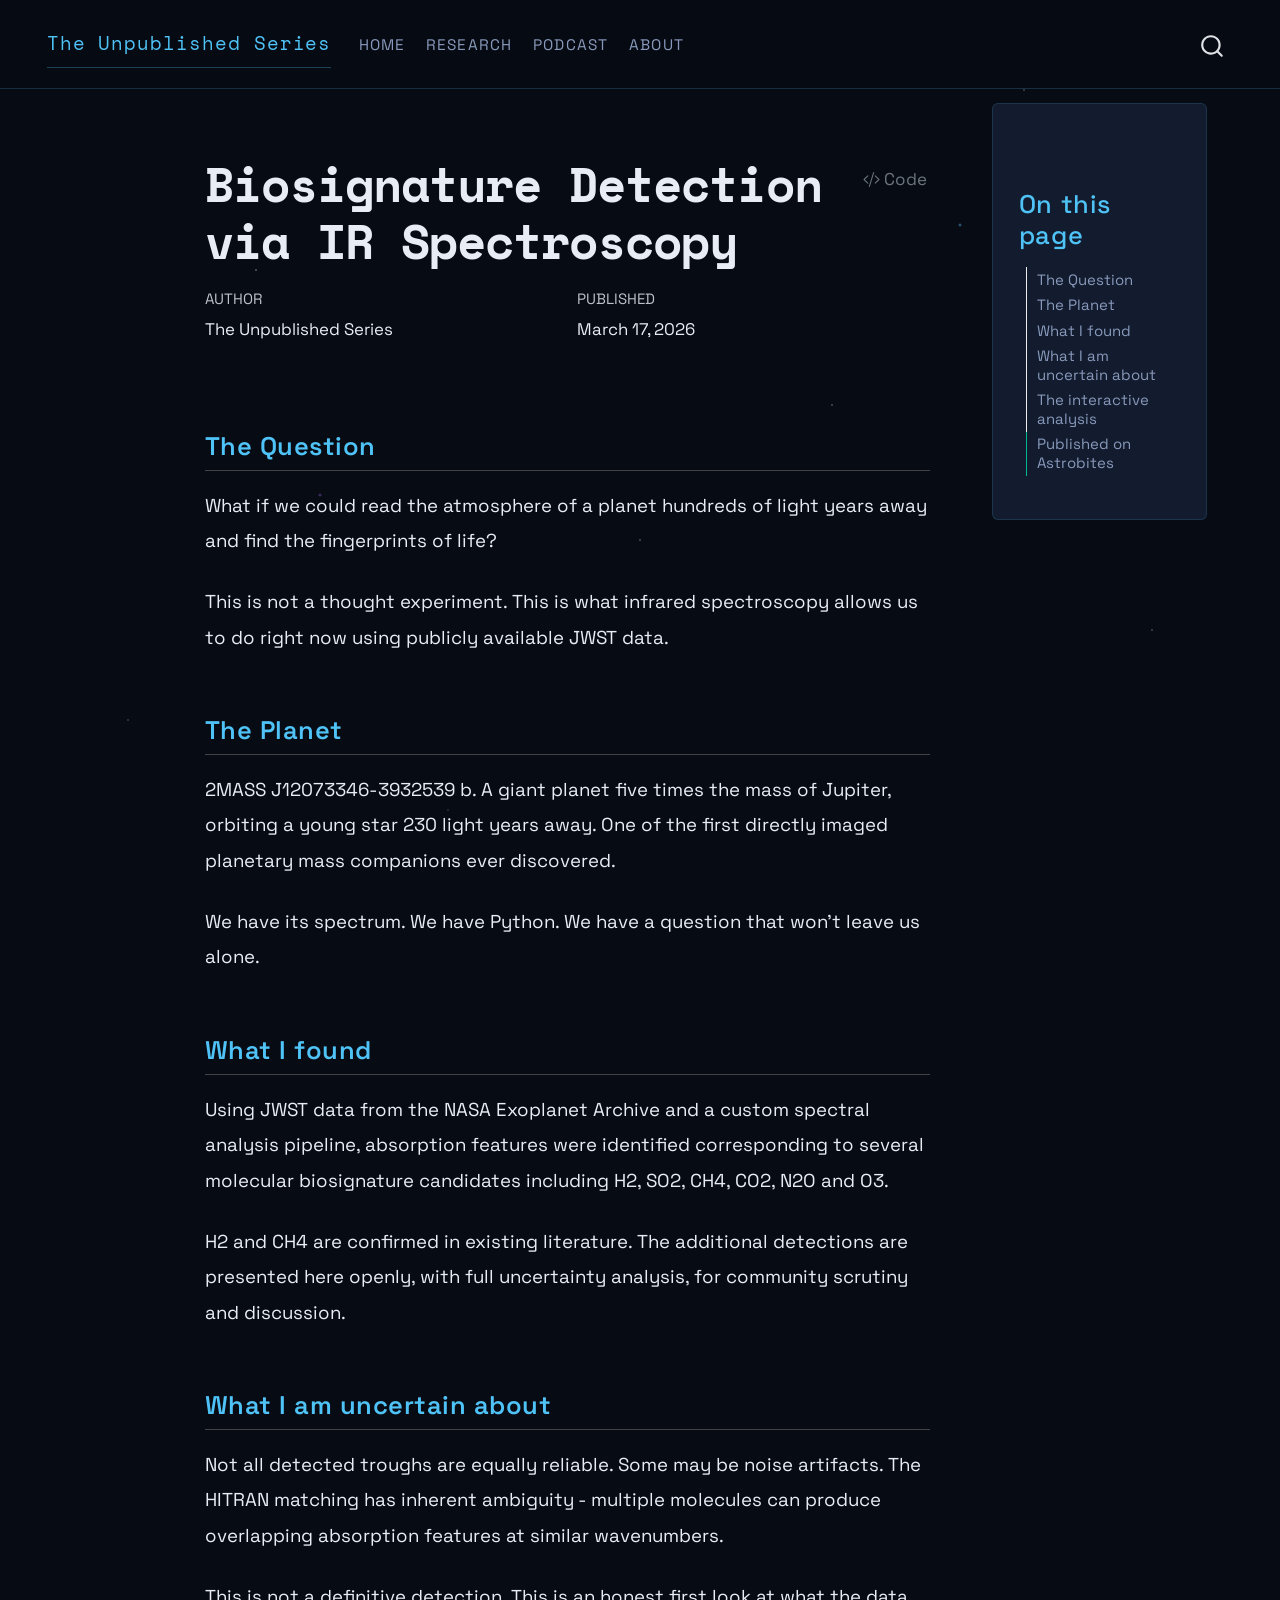
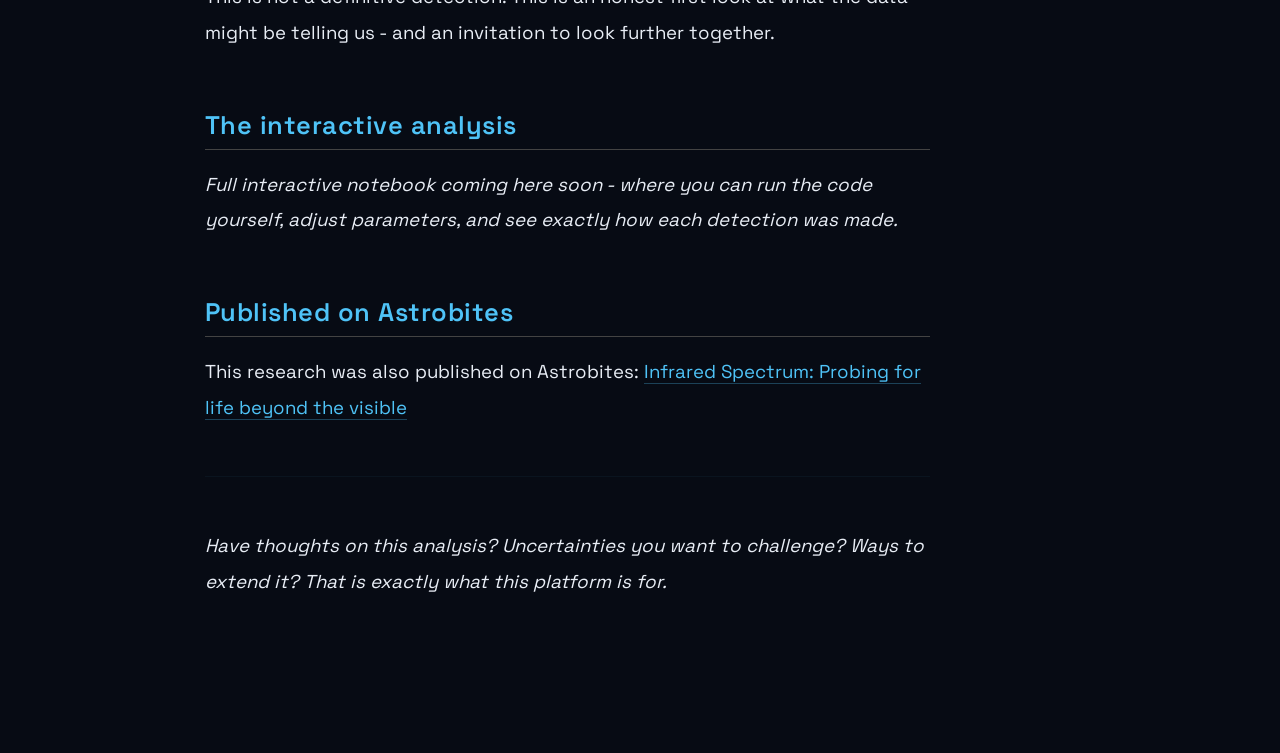
<file: docs/research.html>
<!DOCTYPE html>
<html xmlns="http://www.w3.org/1999/xhtml" lang="en" xml:lang="en"><head>

<meta charset="utf-8">
<meta name="generator" content="quarto-1.9.35">

<meta name="viewport" content="width=device-width, initial-scale=1.0, user-scalable=yes">

<meta name="author" content="The Unpublished Series">
<meta name="dcterms.date" content="2026-03-17">

<title>Biosignature Detection via IR Spectroscopy – The Unpublished Series</title>
<style>
/* Default styles provided by pandoc.
** See https://pandoc.org/MANUAL.html#variables-for-html for config info.
*/
code{white-space: pre-wrap;}
span.smallcaps{font-variant: small-caps;}
div.columns{display: flex; gap: min(4vw, 1.5em);}
div.column{flex: auto; overflow-x: auto;}
div.hanging-indent{margin-left: 1.5em; text-indent: -1.5em;}
ul.task-list{list-style: none;}
ul.task-list li input[type="checkbox"] {
  width: 0.8em;
  margin: 0 0.8em 0.2em -1em; /* quarto-specific, see https://github.com/quarto-dev/quarto-cli/issues/4556 */ 
  vertical-align: middle;
}
/* CSS for syntax highlighting */
html { -webkit-text-size-adjust: 100%; }
pre > code.sourceCode { white-space: pre; position: relative; }
pre > code.sourceCode > span { display: inline-block; line-height: 1.25; }
pre > code.sourceCode > span:empty { height: 1.2em; }
.sourceCode { overflow: visible; }
code.sourceCode > span { color: inherit; text-decoration: inherit; }
div.sourceCode { margin: 1em 0; }
pre.sourceCode { margin: 0; }
@media screen {
div.sourceCode { overflow: auto; }
}
@media print {
pre > code.sourceCode { white-space: pre-wrap; }
pre > code.sourceCode > span { text-indent: -5em; padding-left: 5em; }
}
pre.numberSource code
  { counter-reset: source-line 0; }
pre.numberSource code > span
  { position: relative; left: -4em; counter-increment: source-line; }
pre.numberSource code > span > a:first-child::before
  { content: counter(source-line);
    position: relative; left: -1em; text-align: right; vertical-align: baseline;
    border: none; display: inline-block;
    -webkit-touch-callout: none; -webkit-user-select: none;
    -khtml-user-select: none; -moz-user-select: none;
    -ms-user-select: none; user-select: none;
    padding: 0 4px; width: 4em;
  }
pre.numberSource { margin-left: 3em;  padding-left: 4px; }
div.sourceCode
  {   }
@media screen {
pre > code.sourceCode > span > a:first-child::before { text-decoration: underline; }
}
</style>


<script src="site_libs/quarto-nav/quarto-nav.js"></script>
<script src="site_libs/quarto-nav/headroom.min.js"></script>
<script src="site_libs/clipboard/clipboard.min.js"></script>
<script src="site_libs/quarto-search/autocomplete.umd.js"></script>
<script src="site_libs/quarto-search/fuse.min.js"></script>
<script src="site_libs/quarto-search/quarto-search.js"></script>
<meta name="quarto:offset" content="./">
<script src="site_libs/quarto-html/quarto.js" type="module"></script>
<script src="site_libs/quarto-html/tabsets/tabsets.js" type="module"></script>
<script src="site_libs/quarto-html/popper.min.js"></script>
<script src="site_libs/quarto-html/tippy.umd.min.js"></script>
<script src="site_libs/quarto-html/anchor.min.js"></script>
<link href="site_libs/quarto-html/tippy.css" rel="stylesheet">
<link href="site_libs/quarto-html/quarto-syntax-highlighting-dark-22b4aaf4c2978829df3684e8f2c068db.css" rel="stylesheet" id="quarto-text-highlighting-styles">
<script src="site_libs/bootstrap/bootstrap.min.js"></script>
<link href="site_libs/bootstrap/bootstrap-icons.css" rel="stylesheet">
<link href="site_libs/bootstrap/bootstrap-00feface57a40fb7a06c8694f9a70c45.min.css" rel="stylesheet" append-hash="true" id="quarto-bootstrap" data-mode="dark">
<script id="quarto-search-options" type="application/json">{
  "location": "navbar",
  "copy-button": false,
  "collapse-after": 3,
  "panel-placement": "end",
  "type": "overlay",
  "limit": 50,
  "keyboard-shortcut": [
    "f",
    "/",
    "s"
  ],
  "show-item-context": false,
  "language": {
    "search-no-results-text": "No results",
    "search-matching-documents-text": "matching documents",
    "search-copy-link-title": "Copy link to search",
    "search-hide-matches-text": "Hide additional matches",
    "search-more-match-text": "more match in this document",
    "search-more-matches-text": "more matches in this document",
    "search-clear-button-title": "Clear",
    "search-text-placeholder": "",
    "search-detached-cancel-button-title": "Cancel",
    "search-submit-button-title": "Submit",
    "search-label": "Search"
  }
}</script>


<link rel="stylesheet" href="styles.css">
</head>

<body class="nav-fixed quarto-light">

<div id="quarto-search-results"></div>
  <header id="quarto-header" class="headroom fixed-top">
    <nav class="navbar navbar-expand-lg " data-bs-theme="dark">
      <div class="navbar-container container-fluid">
      <div class="navbar-brand-container mx-auto">
    <a class="navbar-brand" href="./index.html">
    <span class="navbar-title">The Unpublished Series</span>
    </a>
  </div>
            <div id="quarto-search" class="" title="Search"></div>
          <button class="navbar-toggler" type="button" data-bs-toggle="collapse" data-bs-target="#navbarCollapse" aria-controls="navbarCollapse" role="menu" aria-expanded="false" aria-label="Toggle navigation" onclick="if (window.quartoToggleHeadroom) { window.quartoToggleHeadroom(); }">
  <span class="navbar-toggler-icon"></span>
</button>
          <div class="collapse navbar-collapse" id="navbarCollapse">
            <ul class="navbar-nav navbar-nav-scroll me-auto">
  <li class="nav-item">
    <a class="nav-link" href="./index.html"> 
<span class="menu-text">Home</span></a>
  </li>  
  <li class="nav-item">
    <a class="nav-link active" href="./research.html" aria-current="page"> 
<span class="menu-text">Research</span></a>
  </li>  
  <li class="nav-item">
    <a class="nav-link" href="./podcast.html"> 
<span class="menu-text">Podcast</span></a>
  </li>  
  <li class="nav-item">
    <a class="nav-link" href="./about.html"> 
<span class="menu-text">About</span></a>
  </li>  
</ul>
          </div> <!-- /navcollapse -->
            <div class="quarto-navbar-tools">
</div>
      </div> <!-- /container-fluid -->
    </nav>
</header>
<!-- content -->
<div id="quarto-content" class="quarto-container page-columns page-rows-contents page-layout-article page-navbar">
<!-- sidebar -->
<!-- margin-sidebar -->
    <div id="quarto-margin-sidebar" class="sidebar margin-sidebar">
        <nav id="TOC" role="doc-toc" class="toc-active">
    <h2 id="toc-title">On this page</h2>
   
  <ul>
  <li><a href="#the-question" id="toc-the-question" class="nav-link active" data-scroll-target="#the-question">The Question</a></li>
  <li><a href="#the-planet" id="toc-the-planet" class="nav-link" data-scroll-target="#the-planet">The Planet</a></li>
  <li><a href="#what-i-found" id="toc-what-i-found" class="nav-link" data-scroll-target="#what-i-found">What I found</a></li>
  <li><a href="#what-i-am-uncertain-about" id="toc-what-i-am-uncertain-about" class="nav-link" data-scroll-target="#what-i-am-uncertain-about">What I am uncertain about</a></li>
  <li><a href="#the-interactive-analysis" id="toc-the-interactive-analysis" class="nav-link" data-scroll-target="#the-interactive-analysis">The interactive analysis</a></li>
  <li><a href="#published-on-astrobites" id="toc-published-on-astrobites" class="nav-link" data-scroll-target="#published-on-astrobites">Published on Astrobites</a></li>
  </ul>
</nav>
    </div>
<!-- main -->
<main class="content" id="quarto-document-content">

<header id="title-block-header" class="quarto-title-block default">
<div class="quarto-title">
<div class="quarto-title-block"><div><h1 class="title">Biosignature Detection via IR Spectroscopy</h1><button type="button" class="btn code-tools-button" id="quarto-code-tools-source"><i class="bi"></i> Code</button></div></div>
</div>



<div class="quarto-title-meta">

    <div>
    <div class="quarto-title-meta-heading">Author</div>
    <div class="quarto-title-meta-contents">
             <p>The Unpublished Series </p>
          </div>
  </div>
    
    <div>
    <div class="quarto-title-meta-heading">Published</div>
    <div class="quarto-title-meta-contents">
      <p class="date">March 17, 2026</p>
    </div>
  </div>
  
    
  </div>
  


</header>


<section id="the-question" class="level2">
<h2 class="anchored" data-anchor-id="the-question">The Question</h2>
<p>What if we could read the atmosphere of a planet hundreds of light years away and find the fingerprints of life?</p>
<p>This is not a thought experiment. This is what infrared spectroscopy allows us to do right now using publicly available JWST data.</p>
</section>
<section id="the-planet" class="level2">
<h2 class="anchored" data-anchor-id="the-planet">The Planet</h2>
<p>2MASS J12073346-3932539 b. A giant planet five times the mass of Jupiter, orbiting a young star 230 light years away. One of the first directly imaged planetary mass companions ever discovered.</p>
<p>We have its spectrum. We have Python. We have a question that won’t leave us alone.</p>
</section>
<section id="what-i-found" class="level2">
<h2 class="anchored" data-anchor-id="what-i-found">What I found</h2>
<p>Using JWST data from the NASA Exoplanet Archive and a custom spectral analysis pipeline, absorption features were identified corresponding to several molecular biosignature candidates including H2, SO2, CH4, CO2, N2O and O3.</p>
<p>H2 and CH4 are confirmed in existing literature. The additional detections are presented here openly, with full uncertainty analysis, for community scrutiny and discussion.</p>
</section>
<section id="what-i-am-uncertain-about" class="level2">
<h2 class="anchored" data-anchor-id="what-i-am-uncertain-about">What I am uncertain about</h2>
<p>Not all detected troughs are equally reliable. Some may be noise artifacts. The HITRAN matching has inherent ambiguity - multiple molecules can produce overlapping absorption features at similar wavenumbers.</p>
<p>This is not a definitive detection. This is an honest first look at what the data might be telling us - and an invitation to look further together.</p>
</section>
<section id="the-interactive-analysis" class="level2">
<h2 class="anchored" data-anchor-id="the-interactive-analysis">The interactive analysis</h2>
<p><em>Full interactive notebook coming here soon - where you can run the code yourself, adjust parameters, and see exactly how each detection was made.</em></p>
</section>
<section id="published-on-astrobites" class="level2">
<h2 class="anchored" data-anchor-id="published-on-astrobites">Published on Astrobites</h2>
<p>This research was also published on Astrobites: <a href="https://astrobites.org">Infrared Spectrum: Probing for life beyond the visible</a></p>
<hr>
<p><em>Have thoughts on this analysis? Uncertainties you want to challenge? Ways to extend it? That is exactly what this platform is for.</em></p>


<!-- -->

</section>

</main> <!-- /main -->
<script id="quarto-html-after-body" type="application/javascript">
  window.document.addEventListener("DOMContentLoaded", function (event) {
    const icon = "";
    const anchorJS = new window.AnchorJS();
    anchorJS.options = {
      placement: 'right',
      icon: icon
    };
    anchorJS.add('.anchored');
    const isCodeAnnotation = (el) => {
      for (const clz of el.classList) {
        if (clz.startsWith('code-annotation-')) {                     
          return true;
        }
      }
      return false;
    }
    const onCopySuccess = function(e) {
      // button target
      const button = e.trigger;
      // don't keep focus
      button.blur();
      // flash "checked"
      button.classList.add('code-copy-button-checked');
      var currentTitle = button.getAttribute("title");
      button.setAttribute("title", "Copied!");
      let tooltip;
      if (window.bootstrap) {
        button.setAttribute("data-bs-toggle", "tooltip");
        button.setAttribute("data-bs-placement", "left");
        button.setAttribute("data-bs-title", "Copied!");
        tooltip = new bootstrap.Tooltip(button, 
          { trigger: "manual", 
            customClass: "code-copy-button-tooltip",
            offset: [0, -8]});
        tooltip.show();    
      }
      setTimeout(function() {
        if (tooltip) {
          tooltip.hide();
          button.removeAttribute("data-bs-title");
          button.removeAttribute("data-bs-toggle");
          button.removeAttribute("data-bs-placement");
        }
        button.setAttribute("title", currentTitle);
        button.classList.remove('code-copy-button-checked');
      }, 1000);
      // clear code selection
      e.clearSelection();
    }
    const getTextToCopy = function(trigger) {
      const outerScaffold = trigger.parentElement.cloneNode(true);
      const codeEl = outerScaffold.querySelector('code');
      for (const childEl of codeEl.children) {
        if (isCodeAnnotation(childEl)) {
          childEl.remove();
        }
      }
      return codeEl.innerText;
    }
    const clipboard = new window.ClipboardJS('.code-copy-button:not([data-in-quarto-modal])', {
      text: getTextToCopy
    });
    clipboard.on('success', onCopySuccess);
    if (window.document.getElementById('quarto-embedded-source-code-modal')) {
      const clipboardModal = new window.ClipboardJS('.code-copy-button[data-in-quarto-modal]', {
        text: getTextToCopy,
        container: window.document.getElementById('quarto-embedded-source-code-modal')
      });
      clipboardModal.on('success', onCopySuccess);
    }
    const viewSource = window.document.getElementById('quarto-view-source') ||
                       window.document.getElementById('quarto-code-tools-source');
    if (viewSource) {
      const sourceUrl = viewSource.getAttribute("data-quarto-source-url");
      viewSource.addEventListener("click", function(e) {
        if (sourceUrl) {
          // rstudio viewer pane
          if (/\bcapabilities=\b/.test(window.location)) {
            window.open(sourceUrl);
          } else {
            window.location.href = sourceUrl;
          }
        } else {
          const modal = new bootstrap.Modal(document.getElementById('quarto-embedded-source-code-modal'));
          modal.show();
        }
        return false;
      });
    }
    function toggleCodeHandler(show) {
      return function(e) {
        const detailsSrc = window.document.querySelectorAll(".cell > details > .sourceCode");
        for (let i=0; i<detailsSrc.length; i++) {
          const details = detailsSrc[i].parentElement;
          if (show) {
            details.open = true;
          } else {
            details.removeAttribute("open");
          }
        }
        const cellCodeDivs = window.document.querySelectorAll(".cell > .sourceCode");
        const fromCls = show ? "hidden" : "unhidden";
        const toCls = show ? "unhidden" : "hidden";
        for (let i=0; i<cellCodeDivs.length; i++) {
          const codeDiv = cellCodeDivs[i];
          if (codeDiv.classList.contains(fromCls)) {
            codeDiv.classList.remove(fromCls);
            codeDiv.classList.add(toCls);
          } 
        }
        return false;
      }
    }
    const hideAllCode = window.document.getElementById("quarto-hide-all-code");
    if (hideAllCode) {
      hideAllCode.addEventListener("click", toggleCodeHandler(false));
    }
    const showAllCode = window.document.getElementById("quarto-show-all-code");
    if (showAllCode) {
      showAllCode.addEventListener("click", toggleCodeHandler(true));
    }
      var localhostRegex = new RegExp(/^(?:http|https):\/\/localhost\:?[0-9]*\//);
      var mailtoRegex = new RegExp(/^mailto:/);
        var filterRegex = new RegExp('/' + window.location.host + '/');
      var isInternal = (href) => {
          return filterRegex.test(href) || localhostRegex.test(href) || mailtoRegex.test(href);
      }
      // Inspect non-navigation links and adorn them if external
     var links = window.document.querySelectorAll('a[href]:not(.nav-link):not(.navbar-brand):not(.toc-action):not(.sidebar-link):not(.sidebar-item-toggle):not(.pagination-link):not(.no-external):not([aria-hidden]):not(.dropdown-item):not(.quarto-navigation-tool):not(.about-link)');
      for (var i=0; i<links.length; i++) {
        const link = links[i];
        if (!isInternal(link.href)) {
          // undo the damage that might have been done by quarto-nav.js in the case of
          // links that we want to consider external
          if (link.dataset.originalHref !== undefined) {
            link.href = link.dataset.originalHref;
          }
        }
      }
    function tippyHover(el, contentFn, onTriggerFn, onUntriggerFn) {
      const config = {
        allowHTML: true,
        maxWidth: 500,
        delay: 100,
        arrow: false,
        appendTo: function(el) {
            return el.parentElement;
        },
        interactive: true,
        interactiveBorder: 10,
        theme: 'quarto',
        placement: 'bottom-start',
      };
      if (contentFn) {
        config.content = contentFn;
      }
      if (onTriggerFn) {
        config.onTrigger = onTriggerFn;
      }
      if (onUntriggerFn) {
        config.onUntrigger = onUntriggerFn;
      }
      window.tippy(el, config); 
    }
    const noterefs = window.document.querySelectorAll('a[role="doc-noteref"]');
    for (var i=0; i<noterefs.length; i++) {
      const ref = noterefs[i];
      tippyHover(ref, function() {
        // use id or data attribute instead here
        let href = ref.getAttribute('data-footnote-href') || ref.getAttribute('href');
        try { href = new URL(href).hash; } catch {}
        const id = href.replace(/^#\/?/, "");
        const note = window.document.getElementById(id);
        if (note) {
          return note.innerHTML;
        } else {
          return "";
        }
      });
    }
    const xrefs = window.document.querySelectorAll('a.quarto-xref');
    const processXRef = (id, note) => {
      // Strip column container classes
      const stripColumnClz = (el) => {
        el.classList.remove("page-full", "page-columns");
        if (el.children) {
          for (const child of el.children) {
            stripColumnClz(child);
          }
        }
      }
      stripColumnClz(note)
      if (id === null || id.startsWith('sec-')) {
        // Special case sections, only their first couple elements
        const container = document.createElement("div");
        if (note.children && note.children.length > 2) {
          container.appendChild(note.children[0].cloneNode(true));
          for (let i = 1; i < note.children.length; i++) {
            const child = note.children[i];
            if (child.tagName === "P" && child.innerText === "") {
              continue;
            } else {
              container.appendChild(child.cloneNode(true));
              break;
            }
          }
          if (window.Quarto?.typesetMath) {
            window.Quarto.typesetMath(container);
          }
          return container.innerHTML
        } else {
          if (window.Quarto?.typesetMath) {
            window.Quarto.typesetMath(note);
          }
          return note.innerHTML;
        }
      } else {
        // Remove any anchor links if they are present
        const anchorLink = note.querySelector('a.anchorjs-link');
        if (anchorLink) {
          anchorLink.remove();
        }
        if (window.Quarto?.typesetMath) {
          window.Quarto.typesetMath(note);
        }
        if (note.classList.contains("callout")) {
          return note.outerHTML;
        } else {
          return note.innerHTML;
        }
      }
    }
    for (var i=0; i<xrefs.length; i++) {
      const xref = xrefs[i];
      tippyHover(xref, undefined, function(instance) {
        instance.disable();
        let url = xref.getAttribute('href');
        let hash = undefined; 
        if (url.startsWith('#')) {
          hash = url;
        } else {
          try { hash = new URL(url).hash; } catch {}
        }
        if (hash) {
          const id = hash.replace(/^#\/?/, "");
          const note = window.document.getElementById(id);
          if (note !== null) {
            try {
              const html = processXRef(id, note.cloneNode(true));
              instance.setContent(html);
            } finally {
              instance.enable();
              instance.show();
            }
          } else {
            // See if we can fetch this
            fetch(url.split('#')[0])
            .then(res => res.text())
            .then(html => {
              const parser = new DOMParser();
              const htmlDoc = parser.parseFromString(html, "text/html");
              const note = htmlDoc.getElementById(id);
              if (note !== null) {
                const html = processXRef(id, note);
                instance.setContent(html);
              } 
            }).finally(() => {
              instance.enable();
              instance.show();
            });
          }
        } else {
          // See if we can fetch a full url (with no hash to target)
          // This is a special case and we should probably do some content thinning / targeting
          fetch(url)
          .then(res => res.text())
          .then(html => {
            const parser = new DOMParser();
            const htmlDoc = parser.parseFromString(html, "text/html");
            const note = htmlDoc.querySelector('main.content');
            if (note !== null) {
              // This should only happen for chapter cross references
              // (since there is no id in the URL)
              // remove the first header
              if (note.children.length > 0 && note.children[0].tagName === "HEADER") {
                note.children[0].remove();
              }
              const html = processXRef(null, note);
              instance.setContent(html);
            } 
          }).finally(() => {
            instance.enable();
            instance.show();
          });
        }
      }, function(instance) {
      });
    }
        let selectedAnnoteEl;
        const selectorForAnnotation = ( cell, annotation) => {
          let cellAttr = 'data-code-cell="' + cell + '"';
          let lineAttr = 'data-code-annotation="' +  annotation + '"';
          const selector = 'span[' + cellAttr + '][' + lineAttr + ']';
          return selector;
        }
        const selectCodeLines = (annoteEl) => {
          const doc = window.document;
          const targetCell = annoteEl.getAttribute("data-target-cell");
          const targetAnnotation = annoteEl.getAttribute("data-target-annotation");
          const annoteSpan = window.document.querySelector(selectorForAnnotation(targetCell, targetAnnotation));
          const lines = annoteSpan.getAttribute("data-code-lines").split(",");
          const lineIds = lines.map((line) => {
            return targetCell + "-" + line;
          })
          let top = null;
          let height = null;
          let parent = null;
          if (lineIds.length > 0) {
              //compute the position of the single el (top and bottom and make a div)
              const el = window.document.getElementById(lineIds[0]);
              top = el.offsetTop;
              height = el.offsetHeight;
              parent = el.parentElement.parentElement;
            if (lineIds.length > 1) {
              const lastEl = window.document.getElementById(lineIds[lineIds.length - 1]);
              const bottom = lastEl.offsetTop + lastEl.offsetHeight;
              height = bottom - top;
            }
            if (top !== null && height !== null && parent !== null) {
              // cook up a div (if necessary) and position it 
              let div = window.document.getElementById("code-annotation-line-highlight");
              if (div === null) {
                div = window.document.createElement("div");
                div.setAttribute("id", "code-annotation-line-highlight");
                div.style.position = 'absolute';
                parent.appendChild(div);
              }
              div.style.top = top - 2 + "px";
              div.style.height = height + 4 + "px";
              div.style.left = 0;
              let gutterDiv = window.document.getElementById("code-annotation-line-highlight-gutter");
              if (gutterDiv === null) {
                gutterDiv = window.document.createElement("div");
                gutterDiv.setAttribute("id", "code-annotation-line-highlight-gutter");
                gutterDiv.style.position = 'absolute';
                const codeCell = window.document.getElementById(targetCell);
                const gutter = codeCell.querySelector('.code-annotation-gutter');
                gutter.appendChild(gutterDiv);
              }
              gutterDiv.style.top = top - 2 + "px";
              gutterDiv.style.height = height + 4 + "px";
            }
            selectedAnnoteEl = annoteEl;
          }
        };
        const unselectCodeLines = () => {
          const elementsIds = ["code-annotation-line-highlight", "code-annotation-line-highlight-gutter"];
          elementsIds.forEach((elId) => {
            const div = window.document.getElementById(elId);
            if (div) {
              div.remove();
            }
          });
          selectedAnnoteEl = undefined;
        };
          // Handle positioning of the toggle
      window.addEventListener(
        "resize",
        throttle(() => {
          elRect = undefined;
          if (selectedAnnoteEl) {
            selectCodeLines(selectedAnnoteEl);
          }
        }, 10)
      );
      function throttle(fn, ms) {
      let throttle = false;
      let timer;
        return (...args) => {
          if(!throttle) { // first call gets through
              fn.apply(this, args);
              throttle = true;
          } else { // all the others get throttled
              if(timer) clearTimeout(timer); // cancel #2
              timer = setTimeout(() => {
                fn.apply(this, args);
                timer = throttle = false;
              }, ms);
          }
        };
      }
        // Attach click handler to the DT
        const annoteDls = window.document.querySelectorAll('dt[data-target-cell]');
        for (const annoteDlNode of annoteDls) {
          annoteDlNode.addEventListener('click', (event) => {
            const clickedEl = event.target;
            if (clickedEl !== selectedAnnoteEl) {
              unselectCodeLines();
              const activeEl = window.document.querySelector('dt[data-target-cell].code-annotation-active');
              if (activeEl) {
                activeEl.classList.remove('code-annotation-active');
              }
              selectCodeLines(clickedEl);
              clickedEl.classList.add('code-annotation-active');
            } else {
              // Unselect the line
              unselectCodeLines();
              clickedEl.classList.remove('code-annotation-active');
            }
          });
        }
    const findCites = (el) => {
      const parentEl = el.parentElement;
      if (parentEl) {
        const cites = parentEl.dataset.cites;
        if (cites) {
          return {
            el,
            cites: cites.split(' ')
          };
        } else {
          return findCites(el.parentElement)
        }
      } else {
        return undefined;
      }
    };
    var bibliorefs = window.document.querySelectorAll('a[role="doc-biblioref"]');
    for (var i=0; i<bibliorefs.length; i++) {
      const ref = bibliorefs[i];
      const citeInfo = findCites(ref);
      if (citeInfo) {
        tippyHover(citeInfo.el, function() {
          var popup = window.document.createElement('div');
          citeInfo.cites.forEach(function(cite) {
            var citeDiv = window.document.createElement('div');
            citeDiv.classList.add('hanging-indent');
            citeDiv.classList.add('csl-entry');
            var biblioDiv = window.document.getElementById('ref-' + cite);
            if (biblioDiv) {
              citeDiv.innerHTML = biblioDiv.innerHTML;
            }
            popup.appendChild(citeDiv);
          });
          return popup.innerHTML;
        });
      }
    }
  });
  </script><div class="modal fade" id="quarto-embedded-source-code-modal" tabindex="-1" aria-labelledby="quarto-embedded-source-code-modal-label" aria-hidden="true"><div class="modal-dialog modal-dialog-scrollable"><div class="modal-content"><div class="modal-header"><h5 class="modal-title" id="quarto-embedded-source-code-modal-label">Source Code</h5><button class="btn-close" data-bs-dismiss="modal"></button></div><div class="modal-body"><div class="">
<div class="code-copy-outer-scaffold"><div class="sourceCode" id="cb1" data-shortcodes="false"><pre class="sourceCode markdown code-with-copy"><code class="sourceCode markdown"><span id="cb1-1"><a href="#cb1-1" aria-hidden="true" tabindex="-1"></a><span class="co">---</span></span>
<span id="cb1-2"><a href="#cb1-2" aria-hidden="true" tabindex="-1"></a><span class="an">title:</span><span class="co"> "Biosignature Detection via IR Spectroscopy"</span></span>
<span id="cb1-3"><a href="#cb1-3" aria-hidden="true" tabindex="-1"></a><span class="an">author:</span><span class="co"> "The Unpublished Series"</span></span>
<span id="cb1-4"><a href="#cb1-4" aria-hidden="true" tabindex="-1"></a><span class="an">date:</span><span class="co"> today</span></span>
<span id="cb1-5"><a href="#cb1-5" aria-hidden="true" tabindex="-1"></a><span class="an">format:</span></span>
<span id="cb1-6"><a href="#cb1-6" aria-hidden="true" tabindex="-1"></a><span class="co">  html:</span></span>
<span id="cb1-7"><a href="#cb1-7" aria-hidden="true" tabindex="-1"></a><span class="co">    code-fold: true</span></span>
<span id="cb1-8"><a href="#cb1-8" aria-hidden="true" tabindex="-1"></a><span class="co">    code-tools: true</span></span>
<span id="cb1-9"><a href="#cb1-9" aria-hidden="true" tabindex="-1"></a><span class="co">---</span></span>
<span id="cb1-10"><a href="#cb1-10" aria-hidden="true" tabindex="-1"></a></span>
<span id="cb1-11"><a href="#cb1-11" aria-hidden="true" tabindex="-1"></a><span class="fu">## The Question</span></span>
<span id="cb1-12"><a href="#cb1-12" aria-hidden="true" tabindex="-1"></a></span>
<span id="cb1-13"><a href="#cb1-13" aria-hidden="true" tabindex="-1"></a>What if we could read the atmosphere of a planet hundreds of </span>
<span id="cb1-14"><a href="#cb1-14" aria-hidden="true" tabindex="-1"></a>light years away and find the fingerprints of life?</span>
<span id="cb1-15"><a href="#cb1-15" aria-hidden="true" tabindex="-1"></a></span>
<span id="cb1-16"><a href="#cb1-16" aria-hidden="true" tabindex="-1"></a>This is not a thought experiment. This is what infrared </span>
<span id="cb1-17"><a href="#cb1-17" aria-hidden="true" tabindex="-1"></a>spectroscopy allows us to do right now using </span>
<span id="cb1-18"><a href="#cb1-18" aria-hidden="true" tabindex="-1"></a>publicly available JWST data.</span>
<span id="cb1-19"><a href="#cb1-19" aria-hidden="true" tabindex="-1"></a></span>
<span id="cb1-20"><a href="#cb1-20" aria-hidden="true" tabindex="-1"></a><span class="fu">## The Planet</span></span>
<span id="cb1-21"><a href="#cb1-21" aria-hidden="true" tabindex="-1"></a></span>
<span id="cb1-22"><a href="#cb1-22" aria-hidden="true" tabindex="-1"></a>2MASS J12073346-3932539 b. A giant planet five times the </span>
<span id="cb1-23"><a href="#cb1-23" aria-hidden="true" tabindex="-1"></a>mass of Jupiter, orbiting a young star 230 light years away. </span>
<span id="cb1-24"><a href="#cb1-24" aria-hidden="true" tabindex="-1"></a>One of the first directly imaged planetary mass companions </span>
<span id="cb1-25"><a href="#cb1-25" aria-hidden="true" tabindex="-1"></a>ever discovered.</span>
<span id="cb1-26"><a href="#cb1-26" aria-hidden="true" tabindex="-1"></a></span>
<span id="cb1-27"><a href="#cb1-27" aria-hidden="true" tabindex="-1"></a>We have its spectrum. We have Python. We have a question </span>
<span id="cb1-28"><a href="#cb1-28" aria-hidden="true" tabindex="-1"></a>that won't leave us alone.</span>
<span id="cb1-29"><a href="#cb1-29" aria-hidden="true" tabindex="-1"></a></span>
<span id="cb1-30"><a href="#cb1-30" aria-hidden="true" tabindex="-1"></a><span class="fu">## What I found</span></span>
<span id="cb1-31"><a href="#cb1-31" aria-hidden="true" tabindex="-1"></a></span>
<span id="cb1-32"><a href="#cb1-32" aria-hidden="true" tabindex="-1"></a>Using JWST data from the NASA Exoplanet Archive and a </span>
<span id="cb1-33"><a href="#cb1-33" aria-hidden="true" tabindex="-1"></a>custom spectral analysis pipeline, absorption features </span>
<span id="cb1-34"><a href="#cb1-34" aria-hidden="true" tabindex="-1"></a>were identified corresponding to several molecular </span>
<span id="cb1-35"><a href="#cb1-35" aria-hidden="true" tabindex="-1"></a>biosignature candidates including H2, SO2, CH4, CO2, </span>
<span id="cb1-36"><a href="#cb1-36" aria-hidden="true" tabindex="-1"></a>N2O and O3.</span>
<span id="cb1-37"><a href="#cb1-37" aria-hidden="true" tabindex="-1"></a></span>
<span id="cb1-38"><a href="#cb1-38" aria-hidden="true" tabindex="-1"></a>H2 and CH4 are confirmed in existing literature. </span>
<span id="cb1-39"><a href="#cb1-39" aria-hidden="true" tabindex="-1"></a>The additional detections are presented here openly, </span>
<span id="cb1-40"><a href="#cb1-40" aria-hidden="true" tabindex="-1"></a>with full uncertainty analysis, for community scrutiny </span>
<span id="cb1-41"><a href="#cb1-41" aria-hidden="true" tabindex="-1"></a>and discussion.</span>
<span id="cb1-42"><a href="#cb1-42" aria-hidden="true" tabindex="-1"></a></span>
<span id="cb1-43"><a href="#cb1-43" aria-hidden="true" tabindex="-1"></a><span class="fu">## What I am uncertain about</span></span>
<span id="cb1-44"><a href="#cb1-44" aria-hidden="true" tabindex="-1"></a></span>
<span id="cb1-45"><a href="#cb1-45" aria-hidden="true" tabindex="-1"></a>Not all detected troughs are equally reliable. Some may </span>
<span id="cb1-46"><a href="#cb1-46" aria-hidden="true" tabindex="-1"></a>be noise artifacts. The HITRAN matching has inherent </span>
<span id="cb1-47"><a href="#cb1-47" aria-hidden="true" tabindex="-1"></a>ambiguity - multiple molecules can produce overlapping </span>
<span id="cb1-48"><a href="#cb1-48" aria-hidden="true" tabindex="-1"></a>absorption features at similar wavenumbers.</span>
<span id="cb1-49"><a href="#cb1-49" aria-hidden="true" tabindex="-1"></a></span>
<span id="cb1-50"><a href="#cb1-50" aria-hidden="true" tabindex="-1"></a>This is not a definitive detection. This is an honest </span>
<span id="cb1-51"><a href="#cb1-51" aria-hidden="true" tabindex="-1"></a>first look at what the data might be telling us - and </span>
<span id="cb1-52"><a href="#cb1-52" aria-hidden="true" tabindex="-1"></a>an invitation to look further together.</span>
<span id="cb1-53"><a href="#cb1-53" aria-hidden="true" tabindex="-1"></a></span>
<span id="cb1-54"><a href="#cb1-54" aria-hidden="true" tabindex="-1"></a><span class="fu">## The interactive analysis</span></span>
<span id="cb1-55"><a href="#cb1-55" aria-hidden="true" tabindex="-1"></a></span>
<span id="cb1-56"><a href="#cb1-56" aria-hidden="true" tabindex="-1"></a>*Full interactive notebook coming here soon - </span>
<span id="cb1-57"><a href="#cb1-57" aria-hidden="true" tabindex="-1"></a>where you can run the code yourself, adjust parameters, </span>
<span id="cb1-58"><a href="#cb1-58" aria-hidden="true" tabindex="-1"></a>and see exactly how each detection was made.*</span>
<span id="cb1-59"><a href="#cb1-59" aria-hidden="true" tabindex="-1"></a></span>
<span id="cb1-60"><a href="#cb1-60" aria-hidden="true" tabindex="-1"></a><span class="fu">## Published on Astrobites</span></span>
<span id="cb1-61"><a href="#cb1-61" aria-hidden="true" tabindex="-1"></a></span>
<span id="cb1-62"><a href="#cb1-62" aria-hidden="true" tabindex="-1"></a>This research was also published on Astrobites:</span>
<span id="cb1-63"><a href="#cb1-63" aria-hidden="true" tabindex="-1"></a><span class="co">[</span><span class="ot">Infrared Spectrum: Probing for life beyond the visible</span><span class="co">](https://astrobites.org)</span></span>
<span id="cb1-64"><a href="#cb1-64" aria-hidden="true" tabindex="-1"></a></span>
<span id="cb1-65"><a href="#cb1-65" aria-hidden="true" tabindex="-1"></a>---</span>
<span id="cb1-66"><a href="#cb1-66" aria-hidden="true" tabindex="-1"></a></span>
<span id="cb1-67"><a href="#cb1-67" aria-hidden="true" tabindex="-1"></a>*Have thoughts on this analysis? Uncertainties you want </span>
<span id="cb1-68"><a href="#cb1-68" aria-hidden="true" tabindex="-1"></a>to challenge? Ways to extend it? That is exactly what </span>
<span id="cb1-69"><a href="#cb1-69" aria-hidden="true" tabindex="-1"></a>this platform is for.*</span></code></pre></div><button title="Copy to Clipboard" class="code-copy-button" data-in-quarto-modal=""><i class="bi"></i></button></div>
</div></div></div></div></div>
</div> <!-- /content -->




</body></html>
</file>
<file: docs/site_libs/quarto-html/tippy.css>
.tippy-box[data-animation=fade][data-state=hidden]{opacity:0}[data-tippy-root]{max-width:calc(100vw - 10px)}.tippy-box{position:relative;background-color:#333;color:#fff;border-radius:4px;font-size:14px;line-height:1.4;white-space:normal;outline:0;transition-property:transform,visibility,opacity}.tippy-box[data-placement^=top]>.tippy-arrow{bottom:0}.tippy-box[data-placement^=top]>.tippy-arrow:before{bottom:-7px;left:0;border-width:8px 8px 0;border-top-color:initial;transform-origin:center top}.tippy-box[data-placement^=bottom]>.tippy-arrow{top:0}.tippy-box[data-placement^=bottom]>.tippy-arrow:before{top:-7px;left:0;border-width:0 8px 8px;border-bottom-color:initial;transform-origin:center bottom}.tippy-box[data-placement^=left]>.tippy-arrow{right:0}.tippy-box[data-placement^=left]>.tippy-arrow:before{border-width:8px 0 8px 8px;border-left-color:initial;right:-7px;transform-origin:center left}.tippy-box[data-placement^=right]>.tippy-arrow{left:0}.tippy-box[data-placement^=right]>.tippy-arrow:before{left:-7px;border-width:8px 8px 8px 0;border-right-color:initial;transform-origin:center right}.tippy-box[data-inertia][data-state=visible]{transition-timing-function:cubic-bezier(.54,1.5,.38,1.11)}.tippy-arrow{width:16px;height:16px;color:#333}.tippy-arrow:before{content:"";position:absolute;border-color:transparent;border-style:solid}.tippy-content{position:relative;padding:5px 9px;z-index:1}
</file>
<file: docs/site_libs/quarto-html/quarto-syntax-highlighting-dark-22b4aaf4c2978829df3684e8f2c068db.css>
/* quarto syntax highlight colors */
:root {
  --quarto-hl-al-color: #f07178;
  --quarto-hl-an-color: #d4d0ab;
  --quarto-hl-at-color: #00e0e0;
  --quarto-hl-bn-color: #d4d0ab;
  --quarto-hl-bu-color: #abe338;
  --quarto-hl-ch-color: #abe338;
  --quarto-hl-co-color: #f8f8f2;
  --quarto-hl-cv-color: #ffd700;
  --quarto-hl-cn-color: #ffd700;
  --quarto-hl-cf-color: #ffa07a;
  --quarto-hl-dt-color: #ffa07a;
  --quarto-hl-dv-color: #d4d0ab;
  --quarto-hl-do-color: #f8f8f2;
  --quarto-hl-er-color: #f07178;
  --quarto-hl-ex-color: #00e0e0;
  --quarto-hl-fl-color: #d4d0ab;
  --quarto-hl-fu-color: #ffa07a;
  --quarto-hl-im-color: #abe338;
  --quarto-hl-in-color: #d4d0ab;
  --quarto-hl-kw-color: #ffa07a;
  --quarto-hl-op-color: #ffa07a;
  --quarto-hl-ot-color: #00e0e0;
  --quarto-hl-pp-color: #dcc6e0;
  --quarto-hl-re-color: #00e0e0;
  --quarto-hl-sc-color: #abe338;
  --quarto-hl-ss-color: #abe338;
  --quarto-hl-st-color: #abe338;
  --quarto-hl-va-color: #00e0e0;
  --quarto-hl-vs-color: #abe338;
  --quarto-hl-wa-color: #dcc6e0;
}

/* other quarto variables */
:root {
  --quarto-font-monospace: SFMono-Regular, Menlo, Monaco, Consolas, "Liberation Mono", "Courier New", monospace;
}

/* syntax highlight based on Pandoc's rules */
pre > code.sourceCode > span {
  color: #f8f8f2;
}

code.sourceCode > span {
  color: #f8f8f2;
}

div.sourceCode,
div.sourceCode pre.sourceCode {
  color: #f8f8f2;
}

/* Normal */
code span {
  color: #f8f8f2;
}

/* Alert */
code span.al {
  color: #f07178;
}

/* Annotation */
code span.an {
  color: #d4d0ab;
}

/* Attribute */
code span.at {
  color: #00e0e0;
}

/* BaseN */
code span.bn {
  color: #d4d0ab;
}

/* BuiltIn */
code span.bu {
  color: #abe338;
}

/* ControlFlow */
code span.cf {
  font-weight: bold;
  color: #ffa07a;
}

/* Char */
code span.ch {
  color: #abe338;
}

/* Constant */
code span.cn {
  color: #ffd700;
}

/* Comment */
code span.co {
  font-style: italic;
  color: #f8f8f2;
}

/* CommentVar */
code span.cv {
  color: #ffd700;
}

/* Documentation */
code span.do {
  color: #f8f8f2;
}

/* DataType */
code span.dt {
  color: #ffa07a;
}

/* DecVal */
code span.dv {
  color: #d4d0ab;
}

/* Error */
code span.er {
  color: #f07178;
  text-decoration: underline;
}

/* Extension */
code span.ex {
  font-weight: bold;
  color: #00e0e0;
}

/* Float */
code span.fl {
  color: #d4d0ab;
}

/* Function */
code span.fu {
  color: #ffa07a;
}

/* Import */
code span.im {
  color: #abe338;
}

/* Information */
code span.in {
  color: #d4d0ab;
}

/* Keyword */
code span.kw {
  font-weight: bold;
  color: #ffa07a;
}

/* Operator */
code span.op {
  color: #ffa07a;
}

/* Other */
code span.ot {
  color: #00e0e0;
}

/* Preprocessor */
code span.pp {
  color: #dcc6e0;
}

/* RegionMarker */
code span.re {
  background-color: #f8f8f2;
  color: #00e0e0;
}

/* SpecialChar */
code span.sc {
  color: #abe338;
}

/* SpecialString */
code span.ss {
  color: #abe338;
}

/* String */
code span.st {
  color: #abe338;
}

/* Variable */
code span.va {
  color: #00e0e0;
}

/* VerbatimString */
code span.vs {
  color: #abe338;
}

/* Warning */
code span.wa {
  color: #dcc6e0;
}

.prevent-inlining {
  content: "</";
}

/*# sourceMappingURL=40982d61e595645edd53c77867d56848.css.map */
</file>
<file: docs/styles.css>
/* ── Fonts ────────────────────────────────────────────────────── */
@import url('https://fonts.googleapis.com/css2?family=Space+Grotesk:wght@300;400;600;700&family=Space+Mono:ital@0;1&display=swap');

/* ── Cosmic colour palette ────────────────────────────────────── */
:root {
  --deep-space:    #070b14;
  --space-dark:    #0d1421;
  --space-mid:     #131c2e;
  --star-white:    #e8edf5;
  --star-dim:      #8899bb;
  --nebula-blue:   #4fc3f7;
  --nebula-purple: #9c6fff;
  --nebula-pink:   #ff6b9d;
  --gold:          #ffd166;
}

/* ── Base ─────────────────────────────────────────────────────── */
body {
  background-color: var(--deep-space) !important;
  color: var(--star-white) !important;
  font-family: 'Space Grotesk', sans-serif !important;
  font-size: 1.1rem;
  line-height: 1.9;
}

/* ── Starfield background ─────────────────────────────────────── */
body::before {
  content: '';
  position: fixed;
  top: 0; left: 0;
  width: 100%; height: 100%;
  background-image: 
    radial-gradient(1px 1px at 20% 30%, rgba(255,255,255,0.8) 0%, transparent 100%),
    radial-gradient(1px 1px at 80% 10%, rgba(255,255,255,0.6) 0%, transparent 100%),
    radial-gradient(1px 1px at 50% 60%, rgba(255,255,255,0.7) 0%, transparent 100%),
    radial-gradient(1px 1px at 10% 80%, rgba(255,255,255,0.5) 0%, transparent 100%),
    radial-gradient(1px 1px at 90% 70%, rgba(255,255,255,0.6) 0%, transparent 100%),
    radial-gradient(1px 1px at 35% 90%, rgba(255,255,255,0.4) 0%, transparent 100%),
    radial-gradient(1px 1px at 65% 45%, rgba(255,255,255,0.7) 0%, transparent 100%),
    radial-gradient(2px 2px at 75% 25%, rgba(79,195,247,0.6) 0%, transparent 100%),
    radial-gradient(2px 2px at 25% 55%, rgba(156,111,255,0.5) 0%, transparent 100%);
  pointer-events: none;
  z-index: 0;
}

/* ── Navigation ───────────────────────────────────────────────── */
.navbar {
  background-color: rgba(7, 11, 20, 0.95) !important;
  border-bottom: 1px solid rgba(79, 195, 247, 0.2) !important;
  backdrop-filter: blur(10px);
  padding: 1.2rem 2rem !important;
}

.navbar-brand {
  font-family: 'Space Mono', monospace !important;
  font-size: 1.1rem !important;
  color: var(--nebula-blue) !important;
  letter-spacing: 0.05em;
}

.navbar .nav-link {
  color: var(--star-dim) !important;
  font-size: 0.9rem;
  letter-spacing: 0.08em;
  text-transform: uppercase;
  transition: color 0.3s ease;
}

.navbar .nav-link:hover {
  color: var(--nebula-blue) !important;
}

/* ── Main content ─────────────────────────────────────────────── */
main, .content {
  position: relative;
  z-index: 1;
  max-width: 820px !important;
  margin: 0 auto !important;
  padding: 4rem 2rem !important;
}

/* ── Headings ─────────────────────────────────────────────────── */
h1 {
  font-family: 'Space Mono', monospace !important;
  font-size: 2.8rem !important;
  color: var(--star-white) !important;
  letter-spacing: -0.02em;
  line-height: 1.2;
  margin-bottom: 0.5rem;
}

h2 {
  font-family: 'Space Grotesk', sans-serif !important;
  font-size: 1.5rem !important;
  color: var(--nebula-blue) !important;
  font-weight: 600;
  margin-top: 3.5rem !important;
  margin-bottom: 1rem !important;
  letter-spacing: 0.02em;
}

h3 {
  font-family: 'Space Grotesk', sans-serif !important;
  color: var(--nebula-purple) !important;
  font-size: 1.2rem !important;
  margin-top: 2rem !important;
}

/* ── Paragraphs ───────────────────────────────────────────────── */
p {
  color: var(--star-white) !important;
  margin-bottom: 1.5rem !important;
}

/* ── Horizontal rule ──────────────────────────────────────────── */
hr {
  border: none !important;
  border-top: 1px solid rgba(79, 195, 247, 0.2) !important;
  margin: 3rem 0 !important;
}

/* ── Links ────────────────────────────────────────────────────── */
a {
  color: var(--nebula-blue) !important;
  text-decoration: none !important;
  border-bottom: 1px solid rgba(79, 195, 247, 0.3);
  transition: all 0.3s ease;
}

a:hover {
  color: var(--nebula-purple) !important;
  border-bottom-color: var(--nebula-purple);
}

/* ── Callout boxes ────────────────────────────────────────────── */
.callout {
  background-color: var(--space-mid) !important;
  border-left: 3px solid var(--nebula-blue) !important;
  border-radius: 4px !important;
  padding: 1.5rem 2rem !important;
  margin: 2rem 0 !important;
}

.callout-title {
  color: var(--nebula-blue) !important;
  font-family: 'Space Mono', monospace !important;
  font-size: 0.9rem !important;
  letter-spacing: 0.1em;
  text-transform: uppercase;
}

/* ── Code blocks ──────────────────────────────────────────────── */
pre, code {
  background-color: var(--space-mid) !important;
  color: var(--nebula-blue) !important;
  font-family: 'Space Mono', monospace !important;
  border-radius: 4px !important;
  font-size: 0.88rem !important;
}

/* ── Bold text ────────────────────────────────────────────────── */
strong {
  color: var(--gold) !important;
  font-weight: 600;
}

/* ── Table of contents ────────────────────────────────────────── */
#TOC {
  background-color: var(--space-mid) !important;
  border: 1px solid rgba(79, 195, 247, 0.15) !important;
  border-radius: 6px !important;
  padding: 1.5rem !important;
}

#TOC a {
  color: var(--star-dim) !important;
  border-bottom: none !important;
  font-size: 0.88rem;
}

#TOC a:hover {
  color: var(--nebula-blue) !important;
}

/* ── Footer ───────────────────────────────────────────────────── */
footer {
  background-color: var(--deep-space) !important;
  border-top: 1px solid rgba(79, 195, 247, 0.15) !important;
  color: var(--star-dim) !important;
  text-align: center;
  padding: 2rem !important;
  font-size: 0.85rem;
  font-family: 'Space Mono', monospace;
}
</file>
